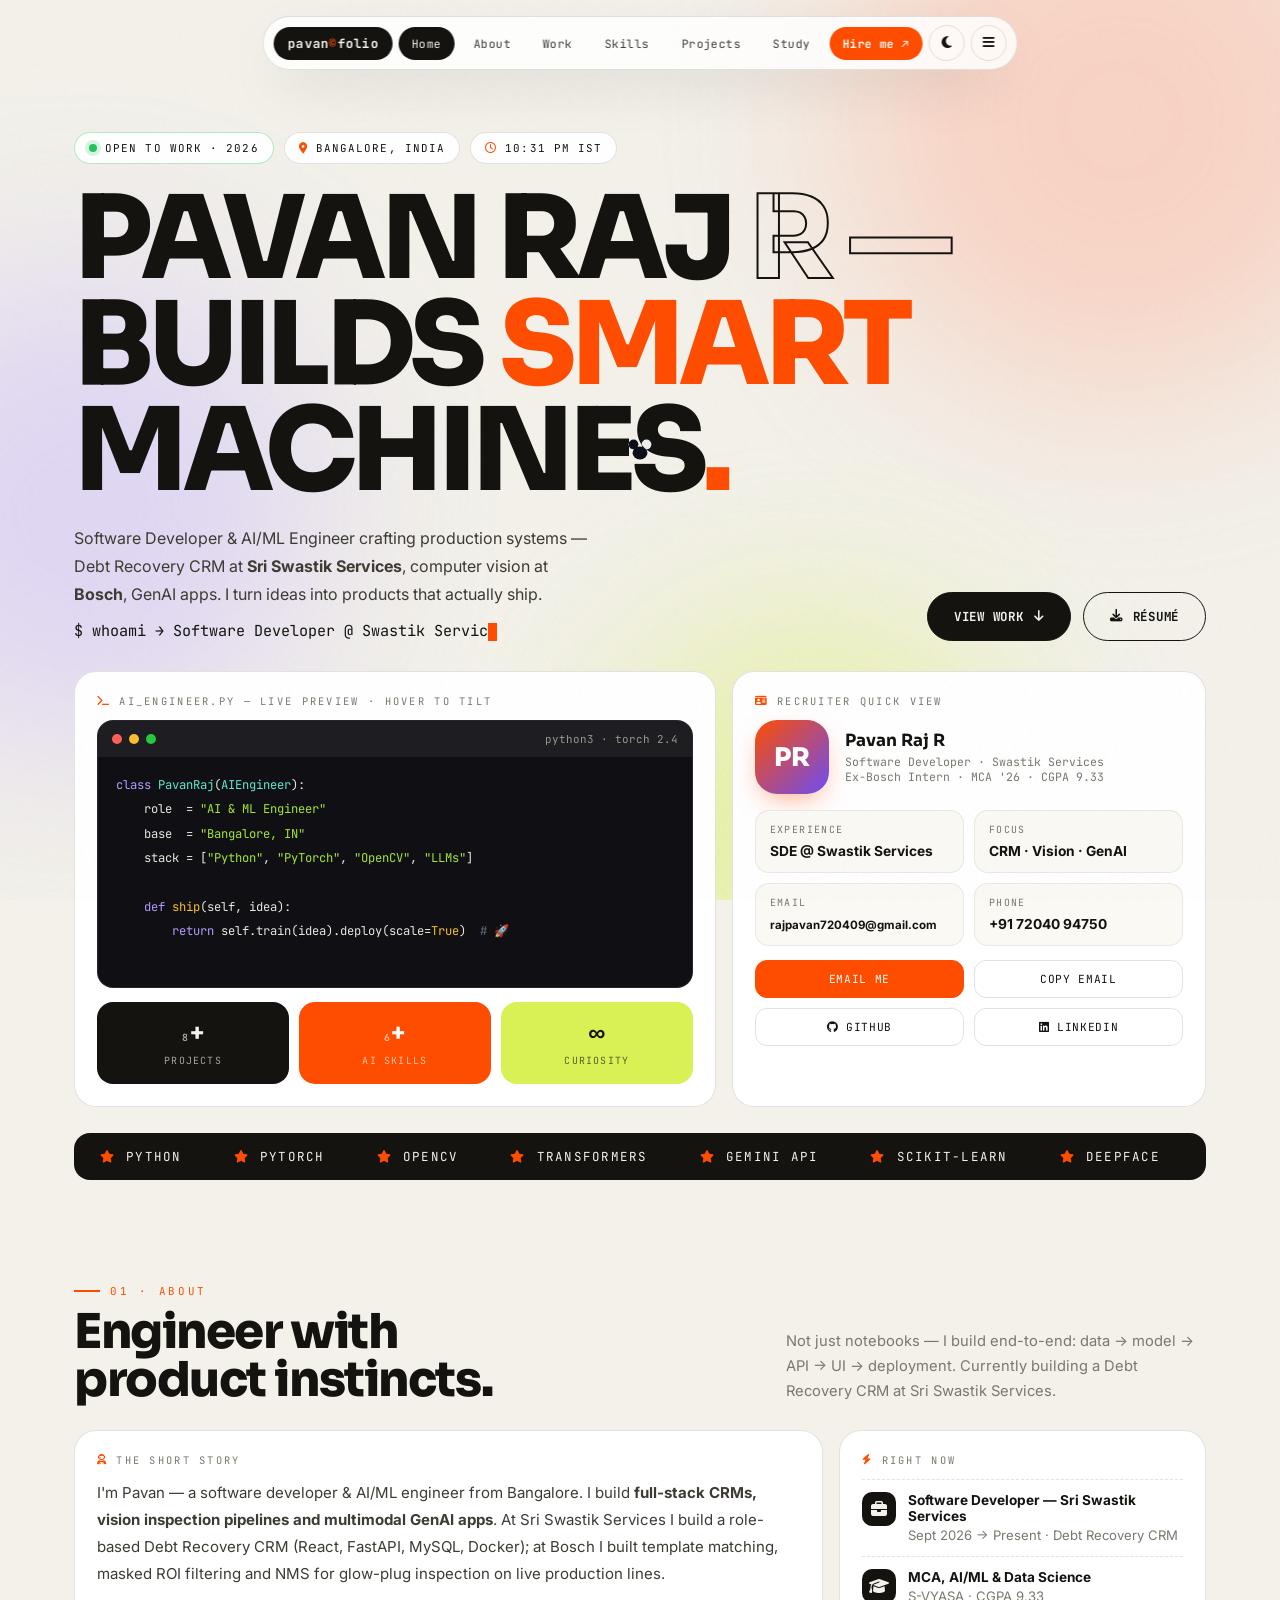
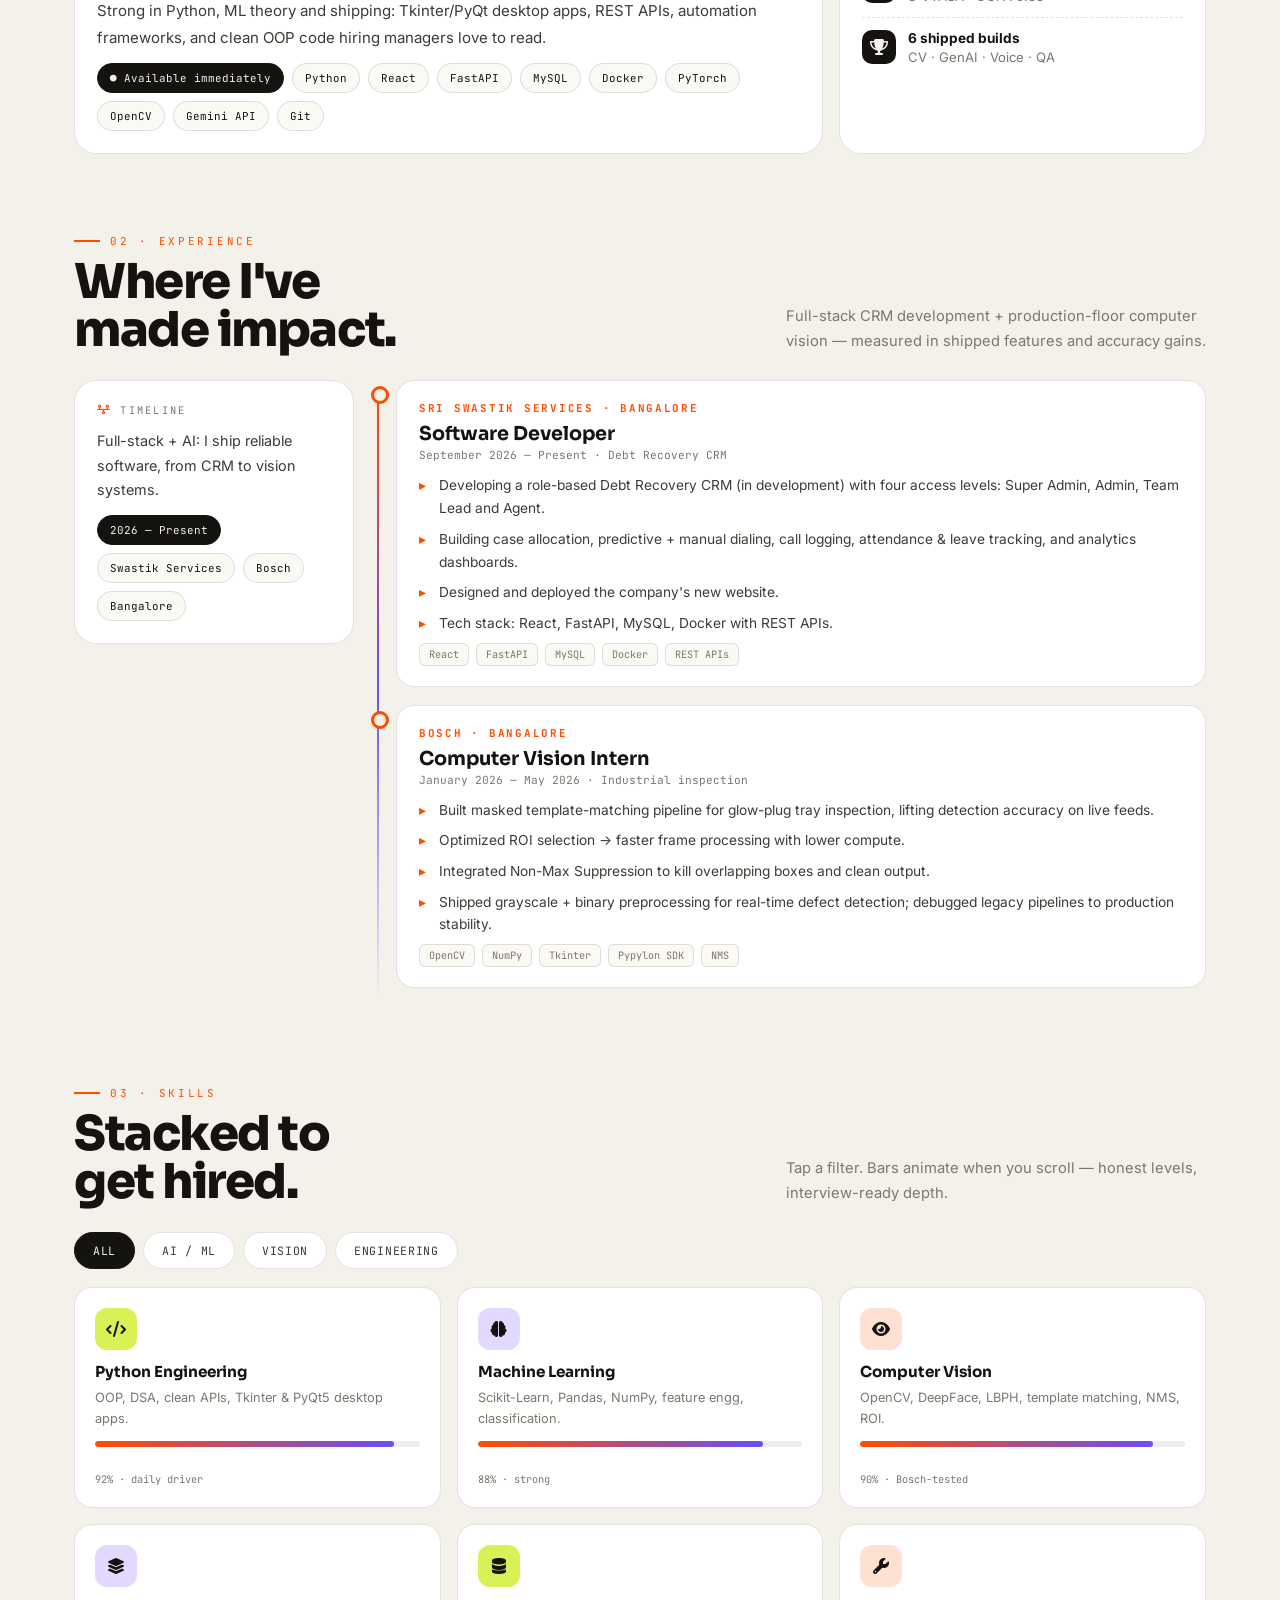
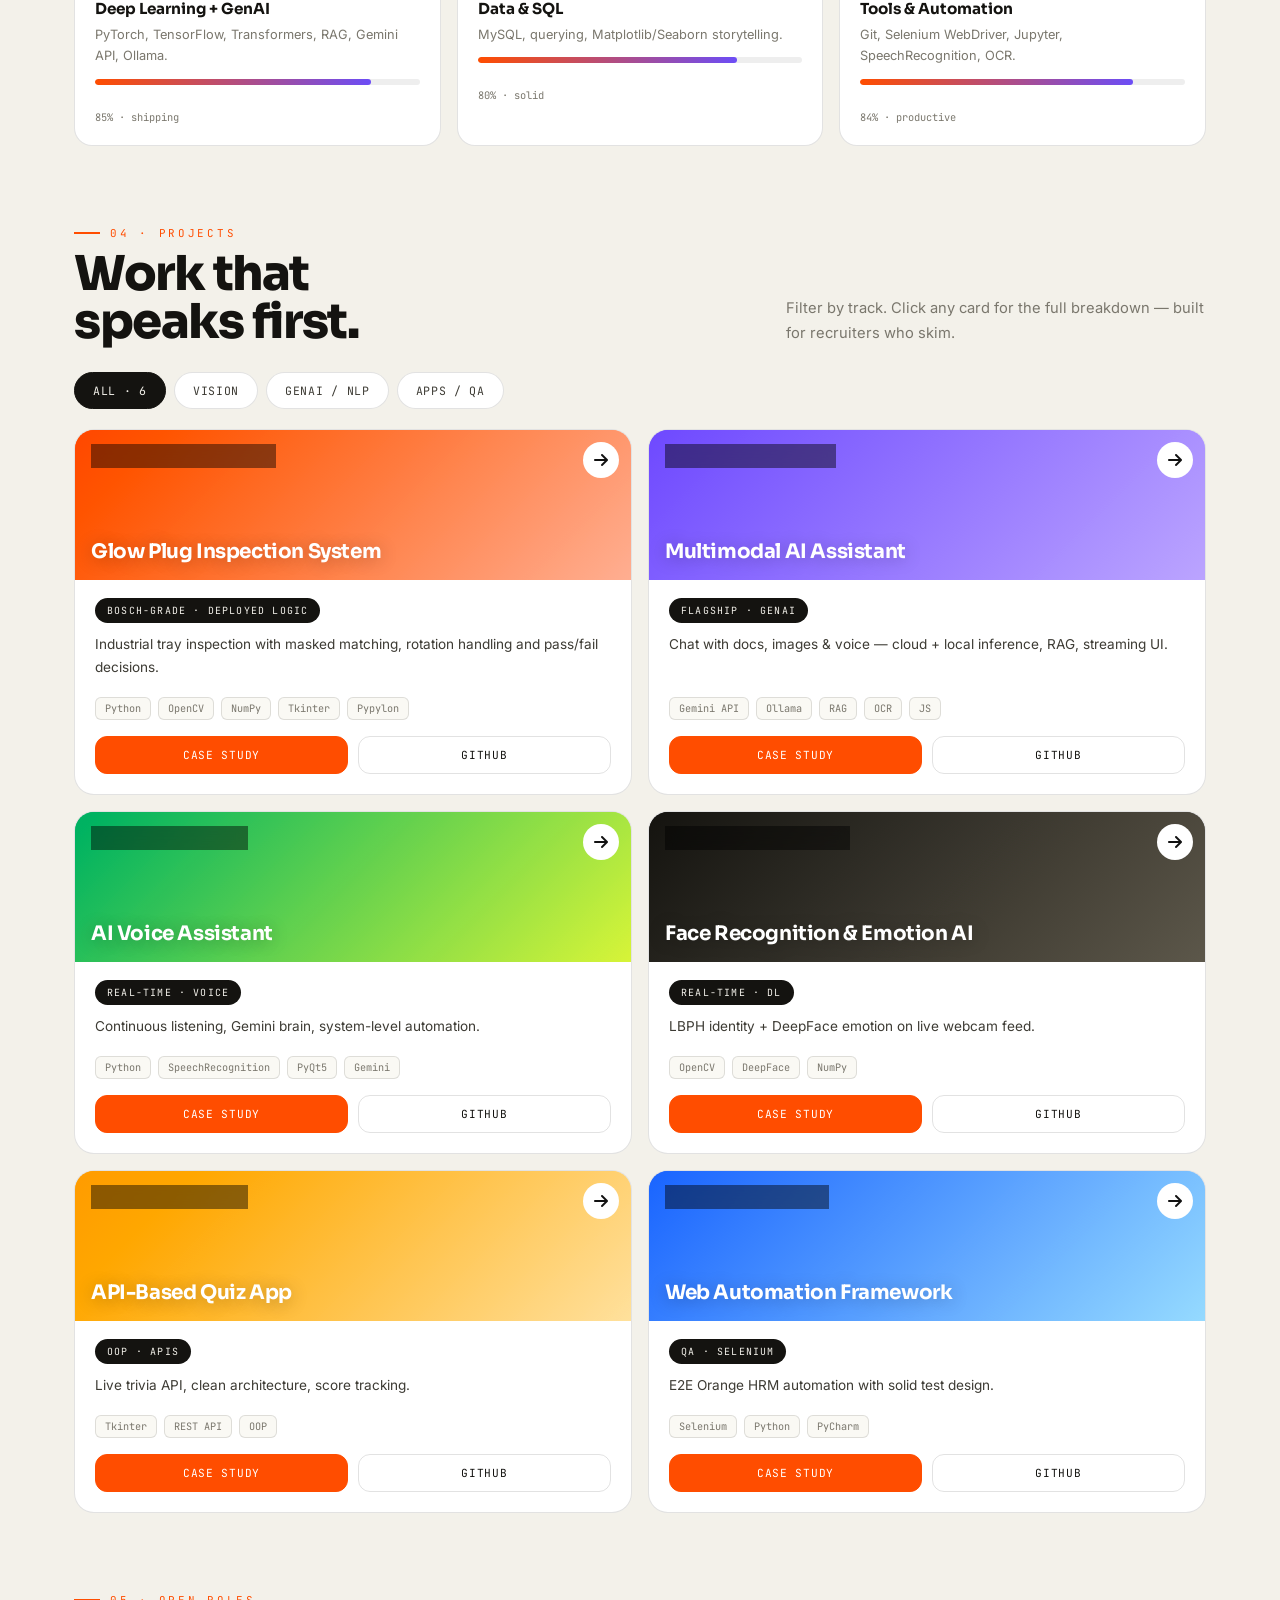
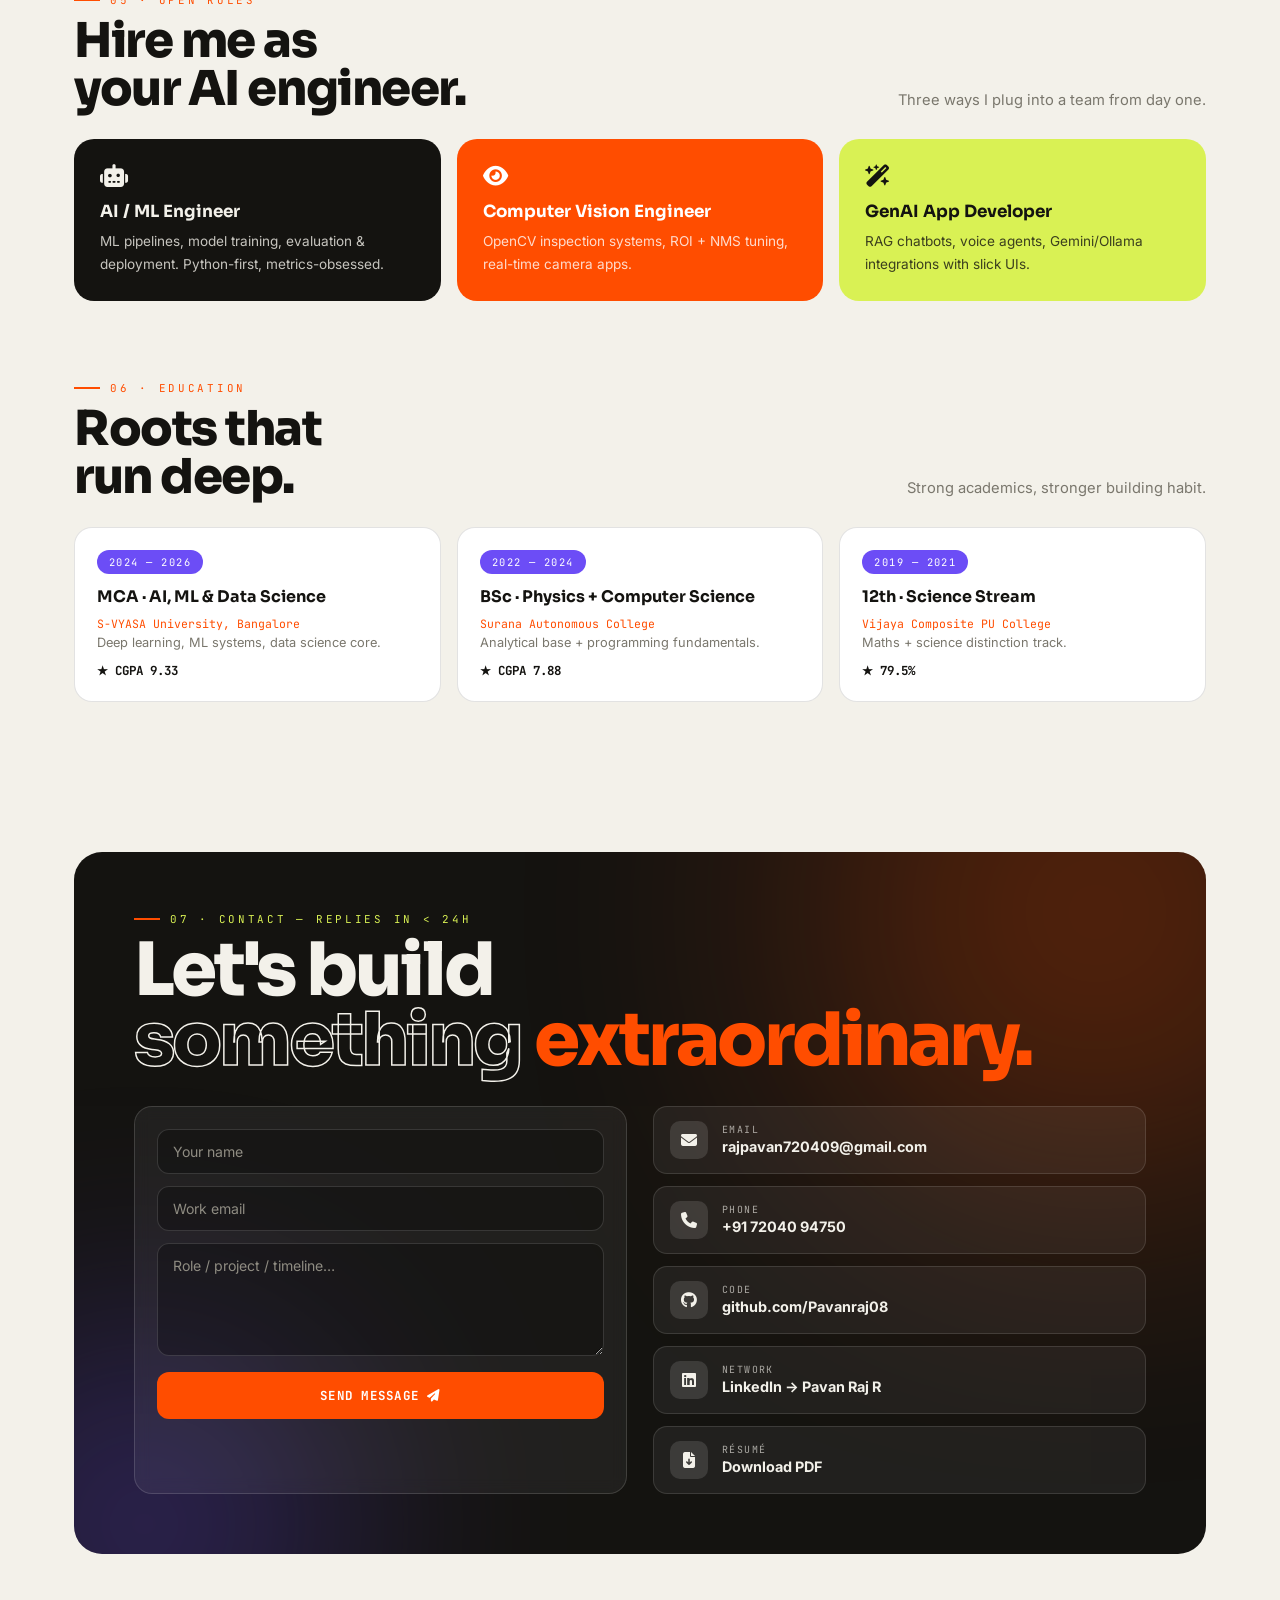
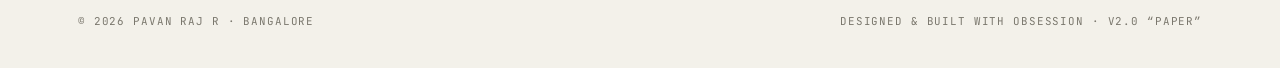
<file: index.html>
<!DOCTYPE html>
<html lang="en" data-theme="light">
<head>
<meta charset="UTF-8">
<meta name="viewport" content="width=device-width, initial-scale=1.0">
<title>Pavan Raj R — AI & ML Engineer | Portfolio 2026</title>
<meta name="description" content="Pavan Raj R — Software Developer @ Sri Swastik Services, AI & ML Engineer in Bangalore. Ex-Computer Vision Intern @ Bosch. Full-stack CRM, NLP, Computer Vision, Generative AI.">
<link rel="icon" type="image/png" href="favicon.png">
<link rel="preconnect" href="https://fonts.googleapis.com">
<link rel="preconnect" href="https://fonts.gstatic.com" crossorigin>
<link href="https://fonts.googleapis.com/css2?family=Sora:wght@400;600;700;800&family=Inter:wght@400;500;600&family=JetBrains+Mono:wght@400;500;700&display=swap" rel="stylesheet">
<link rel="stylesheet" href="https://cdnjs.cloudflare.com/ajax/libs/font-awesome/6.5.2/css/all.min.css">
<script type="application/ld+json">
{"@context":"https://schema.org","@type":"Person","name":"Pavan Raj R","jobTitle":"Software Developer, AI & ML Engineer","address":{"@type":"PostalAddress","addressLocality":"Bangalore","addressCountry":"IN"},"email":"mailto:rajpavan720409@gmail.com","url":"https://github.com/Pavanraj08","sameAs":["https://github.com/Pavanraj08","https://www.linkedin.com/in/pavan-raj-r-57330a378"]}
</script>
<style>
/* ============ TOKENS ============ */
:root{
  --paper:#F3F1EA; --paper2:#EBE8DD;
  --ink:#141310; --ink2:#3d3b34; --muted:#7a776d;
  --card:#FFFFFF; --card2:#FAF9F4;
  --line:rgba(20,19,16,.12); --line2:rgba(20,19,16,.07);
  --accent:#FF4D00; --accent-ink:#fff;
  --violet:#6C4DF6; --lime:#D9F154; --mint:#0FA968;
  --shadow:0 20px 60px -20px rgba(20,19,16,.25);
  --r:22px;
  --font-d:'Sora',sans-serif; --font-b:'Inter',sans-serif; --font-m:'JetBrains Mono',monospace;
}
html[data-theme="dark"]{
  --paper:#0B0B0D; --paper2:#101013;
  --ink:#F2F0E8; --ink2:#c9c6bb; --muted:#8b887d;
  --card:#141416; --card2:#19191d;
  --line:rgba(255,255,255,.14); --line2:rgba(255,255,255,.07);
  --accent:#FF5C1A; --shadow:0 20px 60px -20px rgba(0,0,0,.7);
}
*{box-sizing:border-box;margin:0;padding:0}
html{scroll-behavior:smooth}
body{font-family:var(--font-b);background:var(--paper);color:var(--ink);overflow-x:hidden;transition:background .4s,color .4s}
::selection{background:var(--accent);color:#fff}
a{color:inherit}
img{max-width:100%}
/* grain */
.grain{position:fixed;inset:0;z-index:120;pointer-events:none;opacity:.5;mix-blend-mode:multiply;background-image:url("data:image/svg+xml,%3Csvg viewBox='0 0 200 200' xmlns='http://www.w3.org/2000/svg'%3E%3Cfilter id='n'%3E%3CfeTurbulence type='fractalNoise' baseFrequency='0.9' numOctaves='2'/%3E%3CfeColorMatrix type='saturate' values='0'/%3E%3C/filter%3E%3Crect width='100%25' height='100%25' filter='url(%23n)' opacity='0.06'/%3E%3C/svg%3E")}
html[data-theme="dark"] .grain{mix-blend-mode:screen}
/* progress */
.progress{position:fixed;top:0;left:0;height:3px;width:0%;z-index:300;background:linear-gradient(90deg,var(--accent),var(--violet))}
/* cursor */
#mickey{position:fixed;top:0;left:0;width:26px;height:24px;pointer-events:none;z-index:400;display:none;color:#fff;mix-blend-mode:difference;transition:opacity .25s}
#mickey svg{width:100%;height:100%;overflow:visible;transition:transform .18s ease}
#mickey.point svg{transform:scale(1.35) rotate(-8deg)}
#mickey.grab svg{transform:scale(.75)}
#mickey.hidden{opacity:0}
.click-star{position:fixed;z-index:399;pointer-events:none;font-size:11px;font-weight:800;color:var(--accent);animation:starpop .55s ease-out forwards;line-height:1}
@keyframes starpop{from{transform:scale(.4) rotate(0deg);opacity:1}to{transform:scale(1.5) rotate(45deg) translateY(-14px);opacity:0}}
@media(hover:hover) and (pointer:fine){body.has-mickey #mickey{display:block}body.has-mickey,body.has-mickey *{cursor:none!important}}
/* ============ PRELOADER ============ */
#loader{position:fixed;inset:0;z-index:500;background:var(--ink);color:var(--paper);display:flex;align-items:center;justify-content:center;flex-direction:column;gap:18px;transition:transform .8s cubic-bezier(.76,0,.24,1),visibility .8s;animation:loaderKill .8s ease 4.2s forwards}
#loader.done{transform:translateY(-101%);visibility:hidden;animation:none}
@keyframes loaderKill{to{transform:translateY(-101%);visibility:hidden}}
#loader .l-num{font-family:var(--font-d);font-weight:800;font-size:clamp(4rem,12vw,8rem);line-height:1;letter-spacing:-.04em}
#loader .l-num small{font-size:.25em;color:var(--accent);vertical-align:super}
#loader .l-bar{width:min(320px,60vw);height:2px;background:rgba(255,255,255,.15);overflow:hidden;border-radius:99px}
#loader .l-fill{height:100%;width:0%;background:var(--accent);animation:barFill 1.4s ease .1s forwards}
@keyframes barFill{to{width:100%}}
#loader .l-word{font-family:var(--font-m);font-size:.7rem;letter-spacing:.35em;text-transform:uppercase;opacity:.6}
@media(prefers-reduced-motion:reduce){#loader{animation-duration:.01ms;animation-delay:0s}}
/* ============ NAV DOCK ============ */
.dock{position:fixed;top:16px;left:50%;transform:translateX(-50%);z-index:200;display:flex;align-items:center;gap:6px;background:color-mix(in srgb,var(--card) 82%,transparent);backdrop-filter:blur(18px);-webkit-backdrop-filter:blur(18px);border:1px solid var(--line);border-radius:99px;padding:8px 10px;box-shadow:var(--shadow);transition:transform .35s}
.dock.hide{transform:translate(-50%,-120%)}
.dock .brand{font-family:var(--font-m);font-weight:700;font-size:.8rem;background:var(--ink);color:var(--paper);border-radius:99px;padding:8px 14px;letter-spacing:.02em;white-space:nowrap}
.dock .brand b{color:var(--accent)}
.dock a.dlink{font-family:var(--font-m);font-size:.72rem;letter-spacing:.04em;text-decoration:none;color:var(--ink2);padding:9px 13px;border-radius:99px;transition:.2s;white-space:nowrap}
.dock a.dlink:hover,.dock a.dlink.active{background:var(--ink);color:var(--paper)}
.dock .iconbtn{width:36px;height:36px;border-radius:50%;border:1px solid var(--line);background:transparent;color:var(--ink);display:flex;align-items:center;justify-content:center;font-size:.85rem;transition:.2s}
.dock .iconbtn:hover{background:var(--accent);border-color:var(--accent);color:#fff;transform:rotate(12deg)}
.dock .hire{background:var(--accent);color:#fff!important;font-weight:700}
.dock .hire:hover{background:var(--ink)!important}
.burger{display:none}
/* mobile sheet */
.sheet{display:none}
/* ============ LAYOUT ============ */
.wrap{max-width:1180px;margin:0 auto;padding:0 24px;position:relative;z-index:2}
section{scroll-margin-top:110px}
/* aurora */
.aurora{position:fixed;inset:0;z-index:0;pointer-events:none;overflow:hidden}
.blob{position:absolute;border-radius:50%;filter:blur(90px);opacity:.5;animation:drift 18s ease-in-out infinite alternate}
html[data-theme="light"] .blob{opacity:.45}
html[data-theme="dark"] .blob{opacity:.22}
.b1{width:560px;height:560px;background:#FFB199;top:-160px;right:-120px}
.b2{width:480px;height:480px;background:#C9B8FF;top:30%;left:-160px;animation-delay:-6s}
.b3{width:420px;height:420px;background:var(--lime);bottom:-140px;right:20%;animation-delay:-12s}
html[data-theme="dark"] .b1{background:#FF4D00}html[data-theme="dark"] .b2{background:#6C4DF6}html[data-theme="dark"] .b3{background:#2a4d3a}
@keyframes drift{from{transform:translate(0,0) scale(1)}to{transform:translate(-70px,60px) scale(1.15)}}
/* ============ HERO ============ */
.hero{padding:132px 0 24px;position:relative}
.hero-top{display:flex;align-items:center;gap:10px;flex-wrap:wrap;margin-bottom:22px}
.pill{display:inline-flex;align-items:center;gap:8px;font-family:var(--font-m);font-size:.68rem;letter-spacing:.1em;text-transform:uppercase;border:1px solid var(--line);background:var(--card);border-radius:99px;padding:8px 14px}
.pill .dot{width:8px;height:8px;border-radius:50%;background:#22c55e;box-shadow:0 0 0 4px rgba(34,197,94,.18);animation:blink 1.6s infinite}
@keyframes blink{50%{opacity:.35}}
.pill.live{border-color:rgba(34,197,94,.35)}
.hero h1{font-family:var(--font-d);font-weight:800;font-size:clamp(3rem,9vw,7.2rem);line-height:.92;letter-spacing:-.045em;text-transform:uppercase}
.hero h1 .stroke{color:transparent;-webkit-text-stroke:2px var(--ink)}
.hero h1 .fill-accent{color:var(--accent)}
.hero-sub{display:flex;gap:26px;align-items:flex-end;justify-content:space-between;flex-wrap:wrap;margin-top:20px}
.hero-sub p{max-width:520px;color:var(--ink2);line-height:1.75;font-size:1rem}
.type-line{font-family:var(--font-m);font-size:.95rem;margin-top:12px;color:var(--ink)}
.type-line .caret{display:inline-block;width:9px;height:1.15em;background:var(--accent);vertical-align:text-bottom;animation:blink 1s infinite}
.hero-cta{display:flex;gap:12px;flex-wrap:wrap}
.btn{display:inline-flex;align-items:center;gap:10px;border-radius:99px;padding:15px 26px;font-family:var(--font-m);font-size:.78rem;letter-spacing:.06em;text-transform:uppercase;text-decoration:none;font-weight:700;border:1px solid var(--ink);transition:transform .18s,box-shadow .2s,background .2s,color .2s;will-change:transform}
.btn-solid{background:var(--ink);color:var(--paper)}
.btn-solid:hover{background:var(--accent);border-color:var(--accent);color:#fff;box-shadow:0 12px 30px -8px rgba(255,77,0,.55)}
.btn-ghost{background:transparent;color:var(--ink)}
.btn-ghost:hover{background:var(--lime);border-color:var(--ink)}
/* hero bento */
.bento{display:grid;grid-template-columns:1.15fr .85fr;gap:16px;margin-top:30px}
.card{background:var(--card);border:1px solid var(--line);border-radius:var(--r);padding:22px;position:relative;overflow:hidden;transition:transform .25s,box-shadow .25s,border-color .25s}
.card:hover{transform:translateY(-4px);box-shadow:var(--shadow)}
.card .kicker{font-family:var(--font-m);font-size:.65rem;letter-spacing:.22em;text-transform:uppercase;color:var(--muted);margin-bottom:12px;display:flex;align-items:center;gap:8px}
.card .kicker i{color:var(--accent)}
/* terminal */
.term{background:#101014;color:#e8e6df;border-radius:16px;overflow:hidden;border:1px solid rgba(255,255,255,.1)}
.term-bar{display:flex;align-items:center;gap:7px;padding:11px 14px;background:rgba(255,255,255,.06);font-family:var(--font-m);font-size:.68rem;color:#9b978c}
.term-bar .d{width:10px;height:10px;border-radius:50%}.dr{background:#ff5f57}.dy{background:#febc2e}.dg{background:#28c840}
.term-body{padding:16px 18px;font-family:var(--font-m);font-size:.76rem;line-height:2;min-height:230px;white-space:pre-wrap}
.tk{color:#b49bff}.tc{color:#5eead4}.ts{color:#a3e635}.tcm{color:#6b6b76}.tn{color:#fbbf24}
/* profile mini */
.profile{display:flex;gap:16px;align-items:center}
.avatar{width:74px;height:74px;border-radius:22px;background:linear-gradient(135deg,var(--accent),var(--violet));display:flex;align-items:center;justify-content:center;font-family:var(--font-d);font-weight:800;font-size:1.6rem;color:#fff;flex-shrink:0;box-shadow:0 10px 26px -8px rgba(255,77,0,.5)}
.profile h3{font-family:var(--font-d);font-size:1.05rem}
.profile p{font-family:var(--font-m);font-size:.72rem;color:var(--muted);margin-top:3px}
.meta-grid{display:grid;grid-template-columns:1fr 1fr;gap:10px;margin-top:16px}
.meta{background:var(--card2);border:1px solid var(--line2);border-radius:14px;padding:12px 14px}
.meta small{font-family:var(--font-m);font-size:.62rem;letter-spacing:.14em;text-transform:uppercase;color:var(--muted);display:block;margin-bottom:4px}
.meta strong{font-size:.86rem}
.stat3{display:grid;grid-template-columns:repeat(3,1fr);gap:10px;margin-top:14px}
.stat{background:var(--ink);color:var(--paper);border-radius:16px;padding:16px 10px;text-align:center}
.stat b{font-family:var(--font-d);font-size:1.5rem;display:block}
.stat span{font-family:var(--font-m);font-size:.62rem;letter-spacing:.12em;text-transform:uppercase;opacity:.65}
.stat:nth-child(2){background:var(--accent);color:#fff}.stat:nth-child(3){background:var(--lime);color:#141310}
/* marquee */
.marquee{margin:26px 0 8px;border-top:1px solid var(--line);border-bottom:1px solid var(--line);overflow:hidden;background:var(--ink);color:var(--paper);border-radius:16px}
.mq-track{display:flex;gap:0;width:max-content;animation:mq 26s linear infinite;padding:14px 0}
.mq-track span{font-family:var(--font-m);font-size:.78rem;letter-spacing:.18em;text-transform:uppercase;padding:0 26px;white-space:nowrap}
.mq-track span i{color:var(--accent);margin-right:10px}
@keyframes mq{to{transform:translateX(-50%)}}
/* ============ SECTION HEADS ============ */
.sec{padding:72px 0 8px}
.sec-head{display:flex;align-items:flex-end;justify-content:space-between;gap:18px;margin-bottom:26px;flex-wrap:wrap}
.sec-tag{font-family:var(--font-m);font-size:.68rem;letter-spacing:.25em;text-transform:uppercase;color:var(--accent);display:flex;align-items:center;gap:10px;margin-bottom:10px}
.sec-tag::before{content:'';width:26px;height:2px;background:var(--accent);display:inline-block}
.sec-head h2{font-family:var(--font-d);font-weight:800;font-size:clamp(1.9rem,4vw,3rem);letter-spacing:-.03em;line-height:1}
.sec-head p{max-width:420px;color:var(--muted);font-size:.92rem;line-height:1.7}
/* reveal */
.rv{opacity:0;transform:translateY(28px);filter:blur(6px);transition:opacity .7s ease,transform .7s cubic-bezier(.16,1,.3,1),filter .7s}
.rv.in{opacity:1;transform:none;filter:none}
/* about bento */
.about-grid{display:grid;grid-template-columns:repeat(3,1fr);gap:16px}
.about-grid .card.big{grid-column:span 2}
.about-grid p.body{color:var(--ink2);line-height:1.8;font-size:.94rem}
.hl{display:flex;gap:12px;align-items:flex-start;padding:12px 0;border-top:1px dashed var(--line)}
.hl:first-of-type{border-top:none}
.hl i{width:34px;height:34px;border-radius:10px;background:var(--ink);color:var(--paper);display:flex;align-items:center;justify-content:center;flex-shrink:0}
.hl b{font-size:.85rem;display:block}.hl span{font-size:.82rem;color:var(--muted)}
.stack-tags{display:flex;flex-wrap:wrap;gap:8px;margin-top:12px}
.stack-tags span{font-family:var(--font-m);font-size:.68rem;border:1px solid var(--line);border-radius:99px;padding:7px 12px;background:var(--card2)}
.stack-tags span.hot{background:var(--ink);color:var(--paper);border-color:var(--ink)}
/* experience */
.exp{display:grid;grid-template-columns:280px 1fr;gap:16px}
.exp-side{position:sticky;top:100px;align-self:start}
.tl{position:relative;padding-left:26px}
.tl::before{content:'';position:absolute;left:7px;top:8px;bottom:8px;width:2px;background:linear-gradient(var(--accent),var(--violet),transparent);border-radius:99px}
.tl-item{position:relative;padding-bottom:18px}
.tl-item::before{content:'';position:absolute;left:-25px;top:6px;width:12px;height:12px;border-radius:50%;background:var(--paper);border:3px solid var(--accent)}
.tl-card{background:var(--card);border:1px solid var(--line);border-radius:18px;padding:20px 22px;transition:.25s}
.tl-card:hover{border-color:var(--accent);transform:translateX(6px)}
.tl-card .co{font-family:var(--font-m);font-size:.68rem;letter-spacing:.16em;text-transform:uppercase;color:var(--accent);font-weight:700}
.tl-card h3{font-family:var(--font-d);font-size:1.2rem;margin:6px 0 2px}
.tl-card .dt{font-family:var(--font-m);font-size:.7rem;color:var(--muted);margin-bottom:12px}
.tl-card ul{list-style:none;display:flex;flex-direction:column;gap:8px}
.tl-card li{font-size:.86rem;color:var(--ink2);line-height:1.65;padding-left:20px;position:relative}
.tl-card li::before{content:'▸';position:absolute;left:0;color:var(--accent)}
/* skills */
.tabs{display:flex;gap:8px;flex-wrap:wrap;margin-bottom:18px}
.tab{font-family:var(--font-m);font-size:.72rem;letter-spacing:.06em;text-transform:uppercase;border:1px solid var(--line);background:var(--card);color:var(--ink2);border-radius:99px;padding:10px 18px;transition:.2s}
.tab.active,.tab:hover{background:var(--ink);color:var(--paper);border-color:var(--ink)}
.skills-grid{display:grid;grid-template-columns:repeat(3,1fr);gap:16px}
.skill{background:var(--card);border:1px solid var(--line);border-radius:18px;padding:20px;transition:.25s;position:relative;overflow:hidden}
.skill::after{content:'';position:absolute;top:0;left:0;right:0;height:3px;background:linear-gradient(90deg,var(--accent),var(--violet));transform:scaleX(0);transform-origin:left;transition:.3s}
.skill:hover::after{transform:scaleX(1)}
.skill:hover{transform:translateY(-5px);box-shadow:var(--shadow)}
.skill .ic{width:42px;height:42px;border-radius:12px;background:var(--lime);display:flex;align-items:center;justify-content:center;font-size:1rem;margin-bottom:12px}
.skill:nth-child(2n) .ic{background:#E3D8FF}.skill:nth-child(3n) .ic{background:#FFE1D1}
.skill h3{font-family:var(--font-d);font-size:.95rem;margin-bottom:6px}
.skill p{font-size:.8rem;color:var(--muted);line-height:1.65;margin-bottom:12px}
.bar{height:6px;background:var(--line2);border-radius:99px;overflow:hidden}
.bar i{display:block;height:100%;width:0;background:linear-gradient(90deg,var(--accent),var(--violet));border-radius:99px;transition:width 1.2s cubic-bezier(.16,1,.3,1)}
.skill small{font-family:var(--font-m);font-size:.65rem;color:var(--muted)}
/* projects */
.filters{display:flex;gap:8px;flex-wrap:wrap;margin-bottom:20px}
.proj-grid{display:grid;grid-template-columns:1fr 1fr;gap:16px}
.proj{background:var(--card);border:1px solid var(--line);border-radius:20px;overflow:hidden;transition:transform .3s,box-shadow .3s,opacity .4s;display:flex;flex-direction:column}
.proj:hover{transform:translateY(-6px);box-shadow:var(--shadow)}
.proj.hide{display:none}
.proj-cover{height:150px;position:relative;display:flex;align-items:flex-end;padding:16px;overflow:hidden}
.proj-cover::before{content:'';position:absolute;inset:0;background:inherit;filter:saturate(1.2)}
.proj-cover .num{position:absolute;top:14px;left:16px;font-family:var(--font-m);font-size:.68rem;background:rgba(0,0,0,.45);color:#fff;border-radius:99px;padding:5px 12px;backdrop-filter:blur(6px)}
.proj-cover .go{position:absolute;top:12px;right:12px;width:36px;height:36px;border-radius:50%;background:#fff;color:#111;display:flex;align-items:center;justify-content:center;transition:.25s}
.proj:hover .go{background:var(--accent);color:#fff;transform:rotate(45deg)}
.c1{background:linear-gradient(135deg,#FF4D00,#FFB199)}.c2{background:linear-gradient(135deg,#6C4DF6,#B9A6FF)}.c3{background:linear-gradient(135deg,#0FA968,#D9F154)}.c4{background:linear-gradient(135deg,#141310,#5b574c)}.c5{background:linear-gradient(135deg,#FF9D00,#FFE1A8)}.c6{background:linear-gradient(135deg,#2563EB,#9FD8FF)}
.proj-cover h3{position:relative;color:#fff;font-family:var(--font-d);font-size:1.25rem;letter-spacing:-.02em;text-shadow:0 2px 18px rgba(0,0,0,.3)}
.proj-body{padding:18px 20px 20px;display:flex;flex-direction:column;gap:10px;flex:1}
.proj-body p{font-size:.85rem;color:var(--ink2);line-height:1.7}
.badge{align-self:flex-start;font-family:var(--font-m);font-size:.62rem;letter-spacing:.12em;text-transform:uppercase;border-radius:99px;padding:6px 12px;background:var(--ink);color:var(--paper)}
.tags{display:flex;flex-wrap:wrap;gap:7px;margin-top:auto;padding-top:8px}
.tags span{font-family:var(--font-m);font-size:.64rem;color:var(--muted);border:1px solid var(--line);border-radius:6px;padding:4px 9px;background:var(--card2)}
.proj-foot{display:flex;gap:10px;margin-top:6px}
.mini-btn{flex:1;text-align:center;font-family:var(--font-m);font-size:.7rem;text-transform:uppercase;letter-spacing:.06em;border:1px solid var(--line);border-radius:12px;padding:11px;text-decoration:none;color:var(--ink);transition:.2s;background:transparent}
.mini-btn:hover{background:var(--ink);color:var(--paper)}
.mini-btn.solid{background:var(--accent);border-color:var(--accent);color:#fff}
.mini-btn.solid:hover{background:var(--ink);border-color:var(--ink)}
/* hire-me strip */
.hire-grid{display:grid;grid-template-columns:repeat(3,1fr);gap:16px}
.hire-card{background:var(--ink);color:var(--paper);border-radius:20px;padding:26px;position:relative;overflow:hidden;transition:.25s}
.hire-card:nth-child(2){background:var(--accent);color:#fff}.hire-card:nth-child(3){background:var(--lime);color:#141310}
.hire-card:hover{transform:translateY(-5px) rotate(-.4deg)}
.hire-card i{font-size:1.4rem;margin-bottom:14px;display:block}
.hire-card h3{font-family:var(--font-d);font-size:1.05rem;margin-bottom:8px}
.hire-card p{font-size:.85rem;opacity:.8;line-height:1.65}
/* edu */
.edu-grid{display:grid;grid-template-columns:repeat(3,1fr);gap:16px}
.edu{background:var(--card);border:1px solid var(--line);border-radius:18px;padding:22px;transition:.25s}
.edu:hover{border-color:var(--accent);transform:translateY(-4px)}
.edu .yr{font-family:var(--font-m);font-size:.65rem;letter-spacing:.14em;color:#fff;background:var(--violet);display:inline-block;border-radius:99px;padding:5px 12px;margin-bottom:12px}
.edu h3{font-family:var(--font-d);font-size:1rem;line-height:1.35}
.edu .sp{font-family:var(--font-m);font-size:.72rem;color:var(--accent);margin:8px 0 4px}
.edu .sc{font-size:.8rem;color:var(--muted)}
.edu .gr{margin-top:12px;font-family:var(--font-m);font-size:.78rem;font-weight:700}
/* contact */
.contact{background:var(--ink);color:var(--paper);border-radius:28px;padding:clamp(28px,5vw,60px);margin:70px 0 30px;position:relative;overflow:hidden}
.contact::before{content:'';position:absolute;width:520px;height:520px;border-radius:50%;background:var(--accent);filter:blur(140px);opacity:.35;top:-200px;right:-150px}
.contact::after{content:'';position:absolute;width:380px;height:380px;border-radius:50%;background:var(--violet);filter:blur(130px);opacity:.35;bottom:-160px;left:-120px}
.contact h2{font-family:var(--font-d);font-weight:800;font-size:clamp(2.4rem,6vw,4.6rem);line-height:.95;letter-spacing:-.04em;position:relative;z-index:1}
.contact h2 em{font-style:normal;color:transparent;-webkit-text-stroke:1.5px var(--paper)}
.contact h2 .hl-word{color:var(--accent);-webkit-text-stroke:0}
.contact-grid{display:grid;grid-template-columns:1fr 1fr;gap:26px;margin-top:30px;position:relative;z-index:1}
.cform{background:rgba(255,255,255,.06);border:1px solid rgba(255,255,255,.14);border-radius:18px;padding:22px;backdrop-filter:blur(8px)}
.cform input,.cform textarea{width:100%;background:rgba(0,0,0,.3);border:1px solid rgba(255,255,255,.14);border-radius:12px;padding:13px 15px;color:#fff;font-family:var(--font-b);font-size:.88rem;margin-bottom:12px;outline:none;transition:.2s;resize:vertical}
.cform input:focus,.cform textarea:focus{border-color:var(--accent);box-shadow:0 0 0 3px rgba(255,77,0,.25)}
.cform input::placeholder,.cform textarea::placeholder{color:#8f8c82}
.cform button{width:100%;background:var(--accent);color:#fff;border:none;border-radius:12px;padding:15px;font-family:var(--font-m);font-size:.78rem;letter-spacing:.1em;text-transform:uppercase;font-weight:700;transition:.2s}
.cform button:hover{background:#fff;color:#111;transform:translateY(-2px)}
.clist{display:flex;flex-direction:column;gap:12px}
.citem{display:flex;align-items:center;gap:14px;background:rgba(255,255,255,.06);border:1px solid rgba(255,255,255,.12);border-radius:14px;padding:14px 16px;text-decoration:none;color:var(--paper);transition:.2s}
.citem:hover{background:var(--accent);border-color:var(--accent);transform:translateX(6px)}
.citem i{width:38px;height:38px;border-radius:10px;background:rgba(255,255,255,.12);display:flex;align-items:center;justify-content:center;flex-shrink:0}
.citem small{display:block;font-family:var(--font-m);font-size:.62rem;letter-spacing:.14em;text-transform:uppercase;opacity:.65}
.citem strong{font-size:.9rem}
footer{display:flex;justify-content:space-between;align-items:center;gap:12px;flex-wrap:wrap;padding:22px 4px 40px;font-family:var(--font-m);font-size:.68rem;letter-spacing:.08em;text-transform:uppercase;color:var(--muted)}
#toTop{position:fixed;bottom:22px;right:22px;z-index:200;width:48px;height:48px;border-radius:50%;background:var(--ink);color:var(--paper);border:1px solid var(--line);font-size:1rem;display:flex;align-items:center;justify-content:center;opacity:0;pointer-events:none;transition:.3s;transform:translateY(12px)}
#toTop.show{opacity:1;pointer-events:auto;transform:none}
#toTop:hover{background:var(--accent);border-color:var(--accent);color:#fff}
/* modal */
.modal{position:fixed;inset:0;z-index:350;display:none;align-items:center;justify-content:center;padding:20px}
.modal.open{display:flex}
.modal-bg{position:absolute;inset:0;background:rgba(0,0,0,.55);backdrop-filter:blur(6px)}
.modal-box{position:relative;background:var(--card);color:var(--ink);border:1px solid var(--line);border-radius:20px;max-width:560px;width:100%;padding:28px;max-height:85vh;overflow:auto;animation:pop .35s cubic-bezier(.16,1,.3,1)}
@keyframes pop{from{transform:translateY(24px) scale(.97);opacity:0}}
.modal-box h3{font-family:var(--font-d);font-size:1.4rem;margin-bottom:8px}
.modal-box p{font-size:.88rem;color:var(--ink2);line-height:1.75;margin-bottom:12px}
.modal-x{position:absolute;top:14px;right:14px;width:36px;height:36px;border-radius:50%;border:1px solid var(--line);background:transparent;color:var(--ink);font-size:1rem}
/* toast */
#toast{position:fixed;bottom:24px;left:50%;transform:translate(-50%,80px);background:var(--ink);color:var(--paper);font-family:var(--font-m);font-size:.75rem;border-radius:99px;padding:12px 22px;z-index:400;transition:.35s;opacity:0}
#toast.show{transform:translate(-50%,0);opacity:1}
/* responsive */
@media(max-width:960px){
  .bento{grid-template-columns:1fr}
  .about-grid{grid-template-columns:1fr}.about-grid .card.big{grid-column:auto}
  .exp{grid-template-columns:1fr}.exp-side{position:static}
  .skills-grid{grid-template-columns:1fr 1fr}
  .proj-grid{grid-template-columns:1fr}
  .hire-grid{grid-template-columns:1fr}
  .edu-grid{grid-template-columns:1fr}
  .contact-grid{grid-template-columns:1fr}
  .dock a.dlink{display:none}
  .dock{width:calc(100% - 24px);justify-content:space-between}
  .burger{display:flex}
  .sheet{display:block;position:fixed;top:74px;left:12px;right:12px;z-index:199;background:var(--card);border:1px solid var(--line);border-radius:18px;padding:10px;box-shadow:var(--shadow);transform:translateY(-16px);opacity:0;pointer-events:none;transition:.3s}
  .sheet.open{transform:none;opacity:1;pointer-events:auto}
  .sheet a{display:block;padding:13px 14px;border-radius:12px;text-decoration:none;font-family:var(--font-m);font-size:.8rem}
  .sheet a:hover{background:var(--ink);color:var(--paper)}
}
@media(max-width:560px){.skills-grid{grid-template-columns:1fr}.stat3{grid-template-columns:1fr 1fr}.meta-grid{grid-template-columns:1fr}.hero{padding-top:110px}}
@media(prefers-reduced-motion:reduce){*,*::before,*::after{animation-duration:.01ms!important;transition-duration:.01ms!important}html{scroll-behavior:auto}.rv{opacity:1!important;transform:none!important;filter:none!important}}
</style>
<noscript><style>#loader{display:none!important}.rv{opacity:1!important;transform:none!important;filter:none!important}.bar i{width:80%!important}</style></noscript>
</head>
<body>
<div class="grain"></div>
<div class="progress" id="progress"></div>
<div id="mickey" aria-hidden="true"><svg viewBox="0 0 40 36"><g fill="currentColor"><circle cx="10" cy="9.5" r="7.5"/><circle cx="30" cy="9.5" r="7.5"/><ellipse cx="20" cy="22.5" rx="11.5" ry="10"/></g></svg></div>
<div class="aurora"><div class="blob b1"></div><div class="blob b2"></div><div class="blob b3"></div></div>

<!-- LOADER -->
<div id="loader"><div class="l-word">Pavan Raj R · Folio 2026</div><div class="l-num"><span id="lNum">0</span><small>%</small></div><div class="l-bar"><div class="l-fill" id="lFill"></div></div></div>

<!-- DOCK NAV -->
<nav class="dock" id="dock">
  <span class="brand">pavan<b>©</b>folio</span>
  <a class="dlink active" href="#top">Home</a>
  <a class="dlink" href="#about">About</a>
  <a class="dlink" href="#experience">Work</a>
  <a class="dlink" href="#skills">Skills</a>
  <a class="dlink" href="#projects">Projects</a>
  <a class="dlink" href="#education">Study</a>
  <a class="dlink hire" href="#contact">Hire me ↗</a>
  <button class="iconbtn" id="themeBtn" aria-label="Toggle theme"><i class="fa-solid fa-moon"></i></button>
  <button class="iconbtn burger" id="burger" aria-label="Menu"><i class="fa-solid fa-bars"></i></button>
</nav>
<div class="sheet" id="sheet">
  <a href="#top">Home</a><a href="#about">About</a><a href="#experience">Work</a><a href="#skills">Skills</a><a href="#projects">Projects</a><a href="#education">Study</a><a href="#contact">Hire me ↗</a>
</div>

<div class="wrap" id="top">
  <!-- HERO -->
  <header class="hero">
    <div class="hero-top rv in">
      <span class="pill live"><span class="dot"></span> Open to work · 2026</span>
      <span class="pill"><i class="fa-solid fa-location-dot" style="color:var(--accent)"></i> Bangalore, India</span>
      <span class="pill"><i class="fa-regular fa-clock" style="color:var(--accent)"></i> <span id="clock">--:--</span> IST</span>
    </div>
    <h1 class="rv in">Pavan Raj <span class="stroke">R —</span><br>Builds <span class="fill-accent">Smart</span> Machines<span style="color:var(--accent)">.</span></h1>
    <div class="hero-sub">
      <div class="rv in">
        <p>Software Developer & AI/ML Engineer crafting production systems — Debt Recovery CRM at <b>Sri Swastik Services</b>, computer vision at <b>Bosch</b>, GenAI apps. I turn ideas into products that actually ship.</p>
        <div class="type-line">$ whoami → <span id="typer"></span><span class="caret"></span></div>
      </div>
      <div class="hero-cta rv in">
        <a href="#projects" class="btn btn-solid magnetic">View work <i class="fa-solid fa-arrow-down"></i></a>
        <a href="Pavan_Raj_Resume.pdf" download class="btn btn-ghost magnetic"><i class="fa-solid fa-download"></i> Résumé</a>
      </div>
    </div>

    <div class="bento">
      <div class="card rv">
        <div class="kicker"><i class="fa-solid fa-terminal"></i> ai_engineer.py — live preview · hover to tilt</div>
        <div class="term" id="tiltTerm">
          <div class="term-bar"><span class="d dr"></span><span class="d dy"></span><span class="d dg"></span><span style="margin-left:auto">python3 · torch 2.4</span></div>
          <div class="term-body"><span class="tk">class</span> <span class="tc">PavanRaj</span>(<span class="tc">AIEngineer</span>):
    role  = <span class="ts">"AI & ML Engineer"</span>
    base  = <span class="ts">"Bangalore, IN"</span>
    stack = [<span class="ts">"Python"</span>, <span class="ts">"PyTorch"</span>, <span class="ts">"OpenCV"</span>, <span class="ts">"LLMs"</span>]

    <span class="tk">def</span> <span class="tn">ship</span>(self, idea):
        <span class="tk">return</span> self.train(idea).deploy(scale=<span class="tn">True</span>)  <span class="tcm"># 🚀</span></div>
        </div>
        <div class="stat3">
          <div class="stat"><b><span class="count" data-n="8">0</span>+</b><span>Projects</span></div>
          <div class="stat"><b><span class="count" data-n="6">0</span>+</b><span>AI Skills</span></div>
          <div class="stat"><b>∞</b><span>Curiosity</span></div>
        </div>
      </div>
      <div class="card rv">
        <div class="kicker"><i class="fa-solid fa-id-card"></i> Recruiter quick view</div>
        <div class="profile">
          <div class="avatar">PR</div>
          <div><h3>Pavan Raj R</h3><p>Software Developer · Swastik Services<br> Ex-Bosch Intern · MCA '26 · CGPA 9.33</p></div>
        </div>
        <div class="meta-grid">
          <div class="meta"><small>Experience</small><strong>SDE @ Swastik Services</strong></div>
          <div class="meta"><small>Focus</small><strong>CRM · Vision · GenAI</strong></div>
          <div class="meta"><small>Email</small><strong style="font-size:.72rem">rajpavan720409@gmail.com</strong></div>
          <div class="meta"><small>Phone</small><strong>+91 72040 94750</strong></div>
        </div>
        <div style="display:flex;gap:10px;margin-top:14px">
          <a href="mailto:rajpavan720409@gmail.com" class="mini-btn solid">Email me</a>
          <button class="mini-btn" id="copyMail">Copy email</button>
        </div>
        <div style="display:flex;gap:10px;margin-top:10px">
          <a class="mini-btn" href="https://github.com/Pavanraj08" target="_blank" rel="noopener"><i class="fa-brands fa-github"></i> GitHub</a>
          <a class="mini-btn" href="https://www.linkedin.com/in/pavan-raj-r-57330a378" target="_blank" rel="noopener"><i class="fa-brands fa-linkedin"></i> LinkedIn</a>
        </div>
      </div>
    </div>

    <div class="marquee rv"><div class="mq-track" id="mq">
      <span><i class="fa-solid fa-star"></i>Python</span><span><i class="fa-solid fa-star"></i>PyTorch</span><span><i class="fa-solid fa-star"></i>OpenCV</span><span><i class="fa-solid fa-star"></i>Transformers</span><span><i class="fa-solid fa-star"></i>Gemini API</span><span><i class="fa-solid fa-star"></i>Scikit-Learn</span><span><i class="fa-solid fa-star"></i>DeepFace</span><span><i class="fa-solid fa-star"></i>Selenium</span><span><i class="fa-solid fa-star"></i>SQL</span><span><i class="fa-solid fa-star"></i>RAG + OCR</span>
    </div></div>
  </header>

  <!-- ABOUT -->
  <section id="about" class="sec">
    <div class="sec-head rv"><div><div class="sec-tag">01 · About</div><h2>Engineer with<br>product instincts.</h2></div><p>Not just notebooks — I build end-to-end: data → model → API → UI → deployment. Currently building a Debt Recovery CRM at Sri Swastik Services.</p></div>
    <div class="about-grid">
      <div class="card big rv"><div class="kicker"><i class="fa-solid fa-user-astronaut"></i> The short story</div>
        <p class="body">I'm Pavan — a software developer & AI/ML engineer from Bangalore. I build <b>full-stack CRMs, vision inspection pipelines and multimodal GenAI apps</b>. At Sri Swastik Services I build a role-based Debt Recovery CRM (React, FastAPI, MySQL, Docker); at Bosch I built template matching, masked ROI filtering and NMS for glow-plug inspection on live production lines.</p>
        <p class="body" style="margin-top:10px">Strong in Python, ML theory and shipping: Tkinter/PyQt desktop apps, REST APIs, automation frameworks, and clean OOP code hiring managers love to read.</p>
        <div class="stack-tags"><span class="hot">● Available immediately</span><span>Python</span><span>React</span><span>FastAPI</span><span>MySQL</span><span>Docker</span><span>PyTorch</span><span>OpenCV</span><span>Gemini API</span><span>Git</span></div>
      </div>
      <div class="card rv"><div class="kicker"><i class="fa-solid fa-bolt"></i> Right now</div>
        <div class="hl"><i class="fa-solid fa-briefcase"></i><div><b>Software Developer — Sri Swastik Services</b><span>Sept 2026 → Present · Debt Recovery CRM</span></div></div>
        <div class="hl"><i class="fa-solid fa-graduation-cap"></i><div><b>MCA, AI/ML & Data Science</b><span>S-VYASA · CGPA 9.33</span></div></div>
        <div class="hl"><i class="fa-solid fa-trophy"></i><div><b>6 shipped builds</b><span>CV · GenAI · Voice · QA</span></div></div>
      </div>
    </div>
  </section>

  <!-- EXPERIENCE -->
  <section id="experience" class="sec">
    <div class="sec-head rv"><div><div class="sec-tag">02 · Experience</div><h2>Where I've<br>made impact.</h2></div><p>Full-stack CRM development + production-floor computer vision — measured in shipped features and accuracy gains.</p></div>
    <div class="exp">
      <div class="exp-side rv"><div class="card"><div class="kicker"><i class="fa-solid fa-timeline"></i> Timeline</div><p class="body" style="font-size:.9rem;line-height:1.7;color:var(--ink2)">Full-stack + AI: I ship reliable software, from CRM to vision systems.</p><div class="stack-tags"><span class="hot">2026 — Present</span><span>Swastik Services</span><span>Bosch</span><span>Bangalore</span></div></div></div>
      <div class="tl rv"><div class="tl-item"><div class="tl-card">
        <div class="co">Sri Swastik Services · Bangalore</div><h3>Software Developer</h3><div class="dt">September 2026 — Present · Debt Recovery CRM</div>
        <ul><li>Developing a role-based Debt Recovery CRM (in development) with four access levels: Super Admin, Admin, Team Lead and Agent.</li><li>Building case allocation, predictive + manual dialing, call logging, attendance & leave tracking, and analytics dashboards.</li><li>Designed and deployed the company's new website.</li><li>Tech stack: React, FastAPI, MySQL, Docker with REST APIs.</li></ul>
        <div class="tags"><span>React</span><span>FastAPI</span><span>MySQL</span><span>Docker</span><span>REST APIs</span></div>
      </div></div><div class="tl-item"><div class="tl-card">
        <div class="co">Bosch · Bangalore</div><h3>Computer Vision Intern</h3><div class="dt">January 2026 — May 2026 · Industrial inspection</div>
        <ul><li>Built masked template-matching pipeline for glow-plug tray inspection, lifting detection accuracy on live feeds.</li><li>Optimized ROI selection → faster frame processing with lower compute.</li><li>Integrated Non-Max Suppression to kill overlapping boxes and clean output.</li><li>Shipped grayscale + binary preprocessing for real-time defect detection; debugged legacy pipelines to production stability.</li></ul>
        <div class="tags"><span>OpenCV</span><span>NumPy</span><span>Tkinter</span><span>Pypylon SDK</span><span>NMS</span></div>
      </div></div></div>
    </div>
  </section>

  <!-- SKILLS -->
  <section id="skills" class="sec">
    <div class="sec-head rv"><div><div class="sec-tag">03 · Skills</div><h2>Stacked to<br>get hired.</h2></div><p>Tap a filter. Bars animate when you scroll — honest levels, interview-ready depth.</p></div>
    <div class="tabs rv" id="skillTabs">
      <button class="tab active" data-f="all">All</button>
      <button class="tab" data-f="ai">AI / ML</button>
      <button class="tab" data-f="cv">Vision</button>
      <button class="tab" data-f="dev">Engineering</button>
    </div>
    <div class="skills-grid rv" id="skillGrid">
      <div class="skill" data-c="dev"><div class="ic"><i class="fa-solid fa-code"></i></div><h3>Python Engineering</h3><p>OOP, DSA, clean APIs, Tkinter & PyQt5 desktop apps.</p><div class="bar"><i data-w="92"></i></div><br><small>92% · daily driver</small></div>
      <div class="skill" data-c="ai"><div class="ic"><i class="fa-solid fa-brain"></i></div><h3>Machine Learning</h3><p>Scikit-Learn, Pandas, NumPy, feature engg, classification.</p><div class="bar"><i data-w="88"></i></div><br><small>88% · strong</small></div>
      <div class="skill" data-c="cv"><div class="ic"><i class="fa-solid fa-eye"></i></div><h3>Computer Vision</h3><p>OpenCV, DeepFace, LBPH, template matching, NMS, ROI.</p><div class="bar"><i data-w="90"></i></div><br><small>90% · Bosch-tested</small></div>
      <div class="skill" data-c="ai"><div class="ic"><i class="fa-solid fa-layer-group"></i></div><h3>Deep Learning + GenAI</h3><p>PyTorch, TensorFlow, Transformers, RAG, Gemini API, Ollama.</p><div class="bar"><i data-w="85"></i></div><br><small>85% · shipping</small></div>
      <div class="skill" data-c="dev"><div class="ic"><i class="fa-solid fa-database"></i></div><h3>Data & SQL</h3><p>MySQL, querying, Matplotlib/Seaborn storytelling.</p><div class="bar"><i data-w="80"></i></div><br><small>80% · solid</small></div>
      <div class="skill" data-c="dev"><div class="ic"><i class="fa-solid fa-wrench"></i></div><h3>Tools & Automation</h3><p>Git, Selenium WebDriver, Jupyter, SpeechRecognition, OCR.</p><div class="bar"><i data-w="84"></i></div><br><small>84% · productive</small></div>
    </div>
  </section>

  <!-- PROJECTS -->
  <section id="projects" class="sec">
    <div class="sec-head rv"><div><div class="sec-tag">04 · Projects</div><h2>Work that<br>speaks first.</h2></div><p>Filter by track. Click any card for the full breakdown — built for recruiters who skim.</p></div>
    <div class="filters rv" id="projFilters">
      <button class="tab active" data-f="all">All · 6</button>
      <button class="tab" data-f="cv">Vision</button>
      <button class="tab" data-f="ai">GenAI / NLP</button>
      <button class="tab" data-f="app">Apps / QA</button>
    </div>
    <div class="proj-grid rv" id="projGrid">
      <article class="proj" data-c="cv" data-title="Glow Plug Inspection System" data-desc="End-to-end automated inspection for glow plugs in production trays. Masked template matching + ROI filtering, dual-rotation templates (0°/180°), left-to-right sorted detections, tray validation and pass/fail logic with a Tkinter operator UI on Basler cameras."><div class="proj-cover c1"><span class="num">// 01 · Computer Vision</span><span class="go"><i class="fa-solid fa-arrow-right"></i></span><h3>Glow Plug Inspection System</h3></div><div class="proj-body"><span class="badge">Bosch-grade · Deployed logic</span><p>Industrial tray inspection with masked matching, rotation handling and pass/fail decisions.</p><div class="tags"><span>Python</span><span>OpenCV</span><span>NumPy</span><span>Tkinter</span><span>Pypylon</span></div><div class="proj-foot"><button class="mini-btn solid more">Case study</button><a class="mini-btn" href="https://github.com/Pavanraj08" target="_blank" rel="noopener">GitHub</a></div></div></article>
      <article class="proj" data-c="ai" data-title="Multimodal AI Assistant" data-desc="Production-style multimodal assistant: text + image + voice + document Q&A. LLMs via Gemini API with local Ollama fallback, OCR (Tesseract.js), RAG over uploads, streaming responses, conversation memory and a Claude-inspired UI."><div class="proj-cover c2"><span class="num">// 02 · Generative AI</span><span class="go"><i class="fa-solid fa-arrow-right"></i></span><h3>Multimodal AI Assistant</h3></div><div class="proj-body"><span class="badge">Flagship · GenAI</span><p>Chat with docs, images & voice — cloud + local inference, RAG, streaming UI.</p><div class="tags"><span>Gemini API</span><span>Ollama</span><span>RAG</span><span>OCR</span><span>JS</span></div><div class="proj-foot"><button class="mini-btn solid more">Case study</button><a class="mini-btn" href="https://github.com/Pavanraj08" target="_blank" rel="noopener">GitHub</a></div></div></article>
      <article class="proj" data-c="ai" data-title="AI Voice Assistant" data-desc="Real-time voice assistant with continuous listening, Gemini-powered command understanding and full system automation (open apps, search, control). Low-latency pipeline with PyQt5 interface."><div class="proj-cover c3"><span class="num">// 03 · NLP + Voice</span><span class="go"><i class="fa-solid fa-arrow-right"></i></span><h3>AI Voice Assistant</h3></div><div class="proj-body"><span class="badge">Real-time · Voice</span><p>Continuous listening, Gemini brain, system-level automation.</p><div class="tags"><span>Python</span><span>SpeechRecognition</span><span>PyQt5</span><span>Gemini</span></div><div class="proj-foot"><button class="mini-btn solid more">Case study</button><a class="mini-btn" href="https://github.com/Pavanraj08" target="_blank" rel="noopener">GitHub</a></div></div></article>
      <article class="proj" data-c="cv" data-title="Face Recognition & Emotion AI" data-desc="Live webcam pipeline: LBPH identity recognition + DeepFace emotion classification running in real time with OpenCV."><div class="proj-cover c4"><span class="num">// 04 · Computer Vision</span><span class="go"><i class="fa-solid fa-arrow-right"></i></span><h3>Face Recognition & Emotion AI</h3></div><div class="proj-body"><span class="badge">Real-time · DL</span><p>LBPH identity + DeepFace emotion on live webcam feed.</p><div class="tags"><span>OpenCV</span><span>DeepFace</span><span>NumPy</span></div><div class="proj-foot"><button class="mini-btn solid more">Case study</button><a class="mini-btn" href="https://github.com/Pavanraj08" target="_blank" rel="noopener">GitHub</a></div></div></article>
      <article class="proj" data-c="app" data-title="API-Based Quiz App" data-desc="OOP quiz game on Open Trivia DB API with dynamic randomization, scoring and a polished Tkinter GUI."><div class="proj-cover c5"><span class="num">// 05 · Desktop App</span><span class="go"><i class="fa-solid fa-arrow-right"></i></span><h3>API-Based Quiz App</h3></div><div class="proj-body"><span class="badge">OOP · APIs</span><p>Live trivia API, clean architecture, score tracking.</p><div class="tags"><span>Tkinter</span><span>REST API</span><span>OOP</span></div><div class="proj-foot"><button class="mini-btn solid more">Case study</button><a class="mini-btn" href="https://github.com/Pavanraj08" target="_blank" rel="noopener">GitHub</a></div></div></article>
      <article class="proj" data-c="app" data-title="Web Automation Framework" data-desc="Selenium WebDriver suite for Orange HRM: DOM interactions, form validations and end-to-end coverage with structured reporting."><div class="proj-cover c6"><span class="num">// 06 · QA & Testing</span><span class="go"><i class="fa-solid fa-arrow-right"></i></span><h3>Web Automation Framework</h3></div><div class="proj-body"><span class="badge">QA · Selenium</span><p>E2E Orange HRM automation with solid test design.</p><div class="tags"><span>Selenium</span><span>Python</span><span>PyCharm</span></div><div class="proj-foot"><button class="mini-btn solid more">Case study</button><a class="mini-btn" href="https://github.com/Pavanraj08" target="_blank" rel="noopener">GitHub</a></div></div></article>
    </div>
  </section>

  <!-- WHY HIRE -->
  <section class="sec">
    <div class="sec-head rv"><div><div class="sec-tag">05 · Open roles</div><h2>Hire me as<br>your AI engineer.</h2></div><p>Three ways I plug into a team from day one.</p></div>
    <div class="hire-grid">
      <div class="hire-card rv"><i class="fa-solid fa-robot"></i><h3>AI / ML Engineer</h3><p>ML pipelines, model training, evaluation & deployment. Python-first, metrics-obsessed.</p></div>
      <div class="hire-card rv"><i class="fa-solid fa-eye"></i><h3>Computer Vision Engineer</h3><p>OpenCV inspection systems, ROI + NMS tuning, real-time camera apps.</p></div>
      <div class="hire-card rv"><i class="fa-solid fa-wand-magic-sparkles"></i><h3>GenAI App Developer</h3><p>RAG chatbots, voice agents, Gemini/Ollama integrations with slick UIs.</p></div>
    </div>
  </section>

  <!-- EDUCATION -->
  <section id="education" class="sec">
    <div class="sec-head rv"><div><div class="sec-tag">06 · Education</div><h2>Roots that<br>run deep.</h2></div><p>Strong academics, stronger building habit.</p></div>
    <div class="edu-grid">
      <div class="edu rv"><span class="yr">2024 — 2026</span><h3>MCA · AI, ML & Data Science</h3><div class="sp">S-VYASA University, Bangalore</div><div class="sc">Deep learning, ML systems, data science core.</div><div class="gr">★ CGPA 9.33</div></div>
      <div class="edu rv"><span class="yr">2022 — 2024</span><h3>BSc · Physics + Computer Science</h3><div class="sp">Surana Autonomous College</div><div class="sc">Analytical base + programming fundamentals.</div><div class="gr">★ CGPA 7.88</div></div>
      <div class="edu rv"><span class="yr">2019 — 2021</span><h3>12th · Science Stream</h3><div class="sp">Vijaya Composite PU College</div><div class="sc">Maths + science distinction track.</div><div class="gr">★ 79.5%</div></div>
    </div>
  </section>

  <!-- CONTACT -->
  <section id="contact" class="sec">
    <div class="contact rv">
      <div class="sec-tag" style="color:var(--lime)">07 · Contact — replies in &lt; 24h</div>
      <h2>Let's build<br><em>something</em> <span class="hl-word">extraordinary.</span></h2>
      <div class="contact-grid">
        <form class="cform" action="https://formspree.io/f/xwvawzky" method="POST">
          <input type="text" name="name" placeholder="Your name" required>
          <input type="email" name="email" placeholder="Work email" required>
          <textarea name="message" rows="5" placeholder="Role / project / timeline…" required></textarea>
          <button type="submit">Send message <i class="fa-solid fa-paper-plane"></i></button>
        </form>
        <div class="clist">
          <a class="citem" href="mailto:rajpavan720409@gmail.com"><i class="fa-solid fa-envelope"></i><div><small>Email</small><strong>rajpavan720409@gmail.com</strong></div></a>
          <a class="citem" href="tel:+917204094750"><i class="fa-solid fa-phone"></i><div><small>Phone</small><strong>+91 72040 94750</strong></div></a>
          <a class="citem" href="https://github.com/Pavanraj08" target="_blank" rel="noopener"><i class="fa-brands fa-github"></i><div><small>Code</small><strong>github.com/Pavanraj08</strong></div></a>
          <a class="citem" href="https://www.linkedin.com/in/pavan-raj-r-57330a378" target="_blank" rel="noopener"><i class="fa-brands fa-linkedin"></i><div><small>Network</small><strong>LinkedIn → Pavan Raj R</strong></div></a>
          <a class="citem" href="Pavan_Raj_Resume.pdf" download><i class="fa-solid fa-file-arrow-down"></i><div><small>Résumé</small><strong>Download PDF</strong></div></a>
        </div>
      </div>
    </div>
  </section>

  <footer><span>© 2026 Pavan Raj R · Bangalore</span><span>Designed & built with obsession · v2.0 “Paper”</span></footer>
</div>

<button id="toTop" aria-label="Back to top"><i class="fa-solid fa-arrow-up"></i></button>
<div class="modal" id="modal"><div class="modal-bg" id="mBg"></div><div class="modal-box"><button class="modal-x" id="mX">✕</button><span class="badge" id="mBadge">Case study</span><h3 id="mTitle" style="margin-top:10px"></h3><p id="mDesc"></p><div style="display:flex;gap:10px"><a class="mini-btn solid" href="https://github.com/Pavanraj08" target="_blank" rel="noopener">View code</a><a class="mini-btn" href="mailto:rajpavan720409@gmail.com">Ask about this</a></div></div></div>
<div id="toast">Copied ✓</div>

<script>
// loader — bulletproof: timer-based, click-to-skip, absolute 4s kill-switch
(function(){try{var l=document.getElementById('loader');if(!l)return;var n=document.getElementById('lNum'),f=document.getElementById('lFill'),done=false;function kill(){if(done)return;done=true;l.classList.add('done');try{document.body.style.overflow=''}catch(e){}setTimeout(function(){if(l.parentNode)l.parentNode.removeChild(l)},900)}var p=0;document.body.style.overflow='hidden';var iv=setInterval(function(){p+=4+Math.random()*9;if(p>=100){p=100;clearInterval(iv);setTimeout(kill,300)}if(n)n.textContent=Math.floor(p);if(f)f.style.width=p+'%'},60);l.addEventListener('click',function(){clearInterval(iv);kill()});setTimeout(kill,4000);window.addEventListener('load',function(){setTimeout(kill,1600)})}catch(e){var x=document.getElementById('loader');if(x)x.style.display='none';document.body.style.overflow=''}})();
// theme
(function(){const r=document.documentElement,b=document.getElementById('themeBtn');function storeGet(k){try{return localStorage.getItem(k)}catch(e){return null}}function storeSet(k,v){try{localStorage.setItem(k,v)}catch(e){}}const saved=storeGet('pr-theme');if(saved)r.setAttribute('data-theme',saved);function icon(){b.innerHTML=r.getAttribute('data-theme')==='dark'?'<i class="fa-solid fa-sun"></i>':'<i class="fa-solid fa-moon"></i>'}icon();b.onclick=()=>{r.setAttribute('data-theme',r.getAttribute('data-theme')==='dark'?'light':'dark');storeSet('pr-theme',r.getAttribute('data-theme'));icon()}})();
// cursor
// mickey-glove cursor (fine pointers only) — follows, points on links, squeezes on click
(function(){if(!matchMedia('(hover:hover) and (pointer:fine)').matches||matchMedia('(prefers-reduced-motion: reduce)').matches)return;const m=document.getElementById('mickey');if(!m)return;document.body.classList.add('has-mickey');let mx=innerWidth/2,my=innerHeight/2,x=mx,y=my;addEventListener('mousemove',e=>{mx=e.clientX;my=e.clientY;m.classList.remove('hidden')},{passive:true});document.addEventListener('mouseleave',()=>m.classList.add('hidden'));(function loop(){x+=(mx-x)*.35;y+=(my-y)*.35;m.style.transform=`translate(${x-13}px,${y-12}px)`;requestAnimationFrame(loop)})();addEventListener('mousedown',e=>{m.classList.add('grab');const s=document.createElement('span');s.className='click-star';s.textContent='✦';s.style.left=(e.clientX-5)+'px';s.style.top=(e.clientY-8)+'px';document.body.appendChild(s);setTimeout(()=>s.remove(),600)});addEventListener('mouseup',()=>m.classList.remove('grab'));document.querySelectorAll('a,button,.proj,.skill,.tab,input,textarea').forEach(el=>{el.addEventListener('mouseenter',()=>m.classList.add('point'));el.addEventListener('mouseleave',()=>m.classList.remove('point'))})})();
// clock IST
(function(){const el=document.getElementById('clock');function u(){try{el.textContent=new Intl.DateTimeFormat('en-IN',{hour:'2-digit',minute:'2-digit',timeZone:'Asia/Kolkata'}).format(new Date())}catch(e){el.textContent=new Date().toLocaleTimeString()}}u();setInterval(u,30000)})();
// typer
(function(){const el=document.getElementById('typer');if(!el)return;const words=['Software Developer @ Swastik Services','Computer Vision @ Bosch','GenAI + RAG apps','Full-stack CRM + AI/ML'];let w=0,c=0,del=false;function t(){const s=words[w];el.textContent=s.slice(0,c);if(!del){c++;if(c>s.length){del=true;return setTimeout(t,1400)}}else{c--;if(c===0){del=false;w=(w+1)%words.length}}setTimeout(t,del?32:62)}t()})();
// marquee duplicate
(function(){const m=document.getElementById('mq');m.innerHTML+=m.innerHTML})();
// reveal
const io=new IntersectionObserver(es=>es.forEach(e=>{if(e.isIntersecting){e.target.classList.add('in');io.unobserve(e.target);if(e.target.querySelectorAll){e.target.querySelectorAll('.bar i').forEach(b=>b.style.width=b.dataset.w+'%')}}}),{threshold:.12});
document.querySelectorAll('.rv').forEach(el=>io.observe(el));
const io2=new IntersectionObserver(es=>es.forEach(e=>{if(e.isIntersecting){e.target.querySelectorAll('.bar i').forEach(b=>b.style.width=b.dataset.w+'%');io2.unobserve(e.target)}}),{threshold:.3});
document.querySelectorAll('.skill').forEach(el=>io2.observe(el));
// counters
const cio=new IntersectionObserver(es=>es.forEach(e=>{if(!e.isIntersecting)return;const el=e.target,end=+el.dataset.n,t0=performance.now();(function s(t){const p=Math.min((t-t0)/900,1);el.textContent=Math.floor(p*end);if(p<1)requestAnimationFrame(s)})(t0);cio.unobserve(el)}),{threshold:.5});
document.querySelectorAll('.count').forEach(el=>cio.observe(el));
// progress + dock hide + toTop
const bar=document.getElementById('progress'),dock=document.getElementById('dock'),topBtn=document.getElementById('toTop');let lastY=0;
addEventListener('scroll',()=>{const h=document.documentElement,p=h.scrollTop/(h.scrollHeight-h.clientHeight)*100;bar.style.width=p+'%';const y=scrollY;dock.classList.toggle('hide',y>400&&y>lastY);lastY=y;topBtn.classList.toggle('show',y>700)},{passive:true});
topBtn.onclick=()=>scrollTo({top:0,behavior:'smooth'});
// mobile sheet
const burger=document.getElementById('burger'),sheet=document.getElementById('sheet');
burger.onclick=()=>sheet.classList.toggle('open');
sheet.querySelectorAll('a').forEach(a=>a.onclick=()=>sheet.classList.remove('open'));
// active nav
const links=document.querySelectorAll('.dlink'),secs=[...document.querySelectorAll('section[id],header')];
addEventListener('scroll',()=>{let cur='top';secs.forEach(s=>{if(scrollY>=s.offsetTop-140)cur=s.id||'top'});links.forEach(a=>a.classList.toggle('active',a.getAttribute('href')==='#'+cur))},{passive:true});
// magnetic
if(matchMedia('(hover:hover)').matches)document.querySelectorAll('.magnetic').forEach(b=>{b.addEventListener('mousemove',e=>{const r=b.getBoundingClientRect();b.style.transform=`translate(${(e.clientX-r.left-r.width/2)*.15}px,${(e.clientY-r.top-r.height/2)*.25}px)`});b.addEventListener('mouseleave',()=>b.style.transform='')});
// tilt terminal
(function(){const t=document.getElementById('tiltTerm');if(!t||!matchMedia('(hover:hover)').matches)return;const card=t.closest('.card');card.addEventListener('mousemove',e=>{const r=card.getBoundingClientRect(),x=(e.clientX-r.left)/r.width-.5,y=(e.clientY-r.top)/r.height-.5;t.style.transform=`perspective(900px) rotateY(${x*7}deg) rotateX(${-y*7}deg)`});card.addEventListener('mouseleave',()=>t.style.transform='')})();
// skill filter
document.getElementById('skillTabs').addEventListener('click',e=>{const b=e.target.closest('.tab');if(!b)return;document.querySelectorAll('#skillTabs .tab').forEach(t=>t.classList.remove('active'));b.classList.add('active');const f=b.dataset.f;document.querySelectorAll('#skillGrid .skill').forEach(s=>{s.style.display=(f==='all'||s.dataset.c===f)?'':'none'})});
// project filter
document.getElementById('projFilters').addEventListener('click',e=>{const b=e.target.closest('.tab');if(!b)return;document.querySelectorAll('#projFilters .tab').forEach(t=>t.classList.remove('active'));b.classList.add('active');const f=b.dataset.f;document.querySelectorAll('#projGrid .proj').forEach(p=>{const show=f==='all'||p.dataset.c===f;p.classList.toggle('hide',!show);if(show){p.style.opacity='0';p.style.transform='translateY(14px)';requestAnimationFrame(()=>requestAnimationFrame(()=>{p.style.opacity='1';p.style.transform=''}))}})});
// modal
const modal=document.getElementById('modal');
document.querySelectorAll('.proj .more,.proj .go').forEach(b=>b.addEventListener('click',()=>{const c=b.closest('.proj');document.getElementById('mTitle').textContent=c.dataset.title;document.getElementById('mDesc').textContent=c.dataset.desc;modal.classList.add('open')}));
document.getElementById('mX').onclick=()=>modal.classList.remove('open');
document.getElementById('mBg').onclick=()=>modal.classList.remove('open');
addEventListener('keydown',e=>{if(e.key==='Escape')modal.classList.remove('open')});
// copy email + toast
function toast(m){const t=document.getElementById('toast');t.textContent=m;t.classList.add('show');setTimeout(()=>t.classList.remove('show'),2200)}
document.getElementById('copyMail').onclick=async()=>{try{await navigator.clipboard.writeText('rajpavan720409@gmail.com');toast('Email copied ✓')}catch(e){toast('rajpavan720409@gmail.com')}};
// rel noopener
document.querySelectorAll('a[target="_blank"]').forEach(a=>{const r=(a.getAttribute('rel')||'').split(/\s+/);if(!r.includes('noopener'))r.push('noopener');a.setAttribute('rel',r.filter(Boolean).join(' '))});
</script>
</body>
</html>
</file>
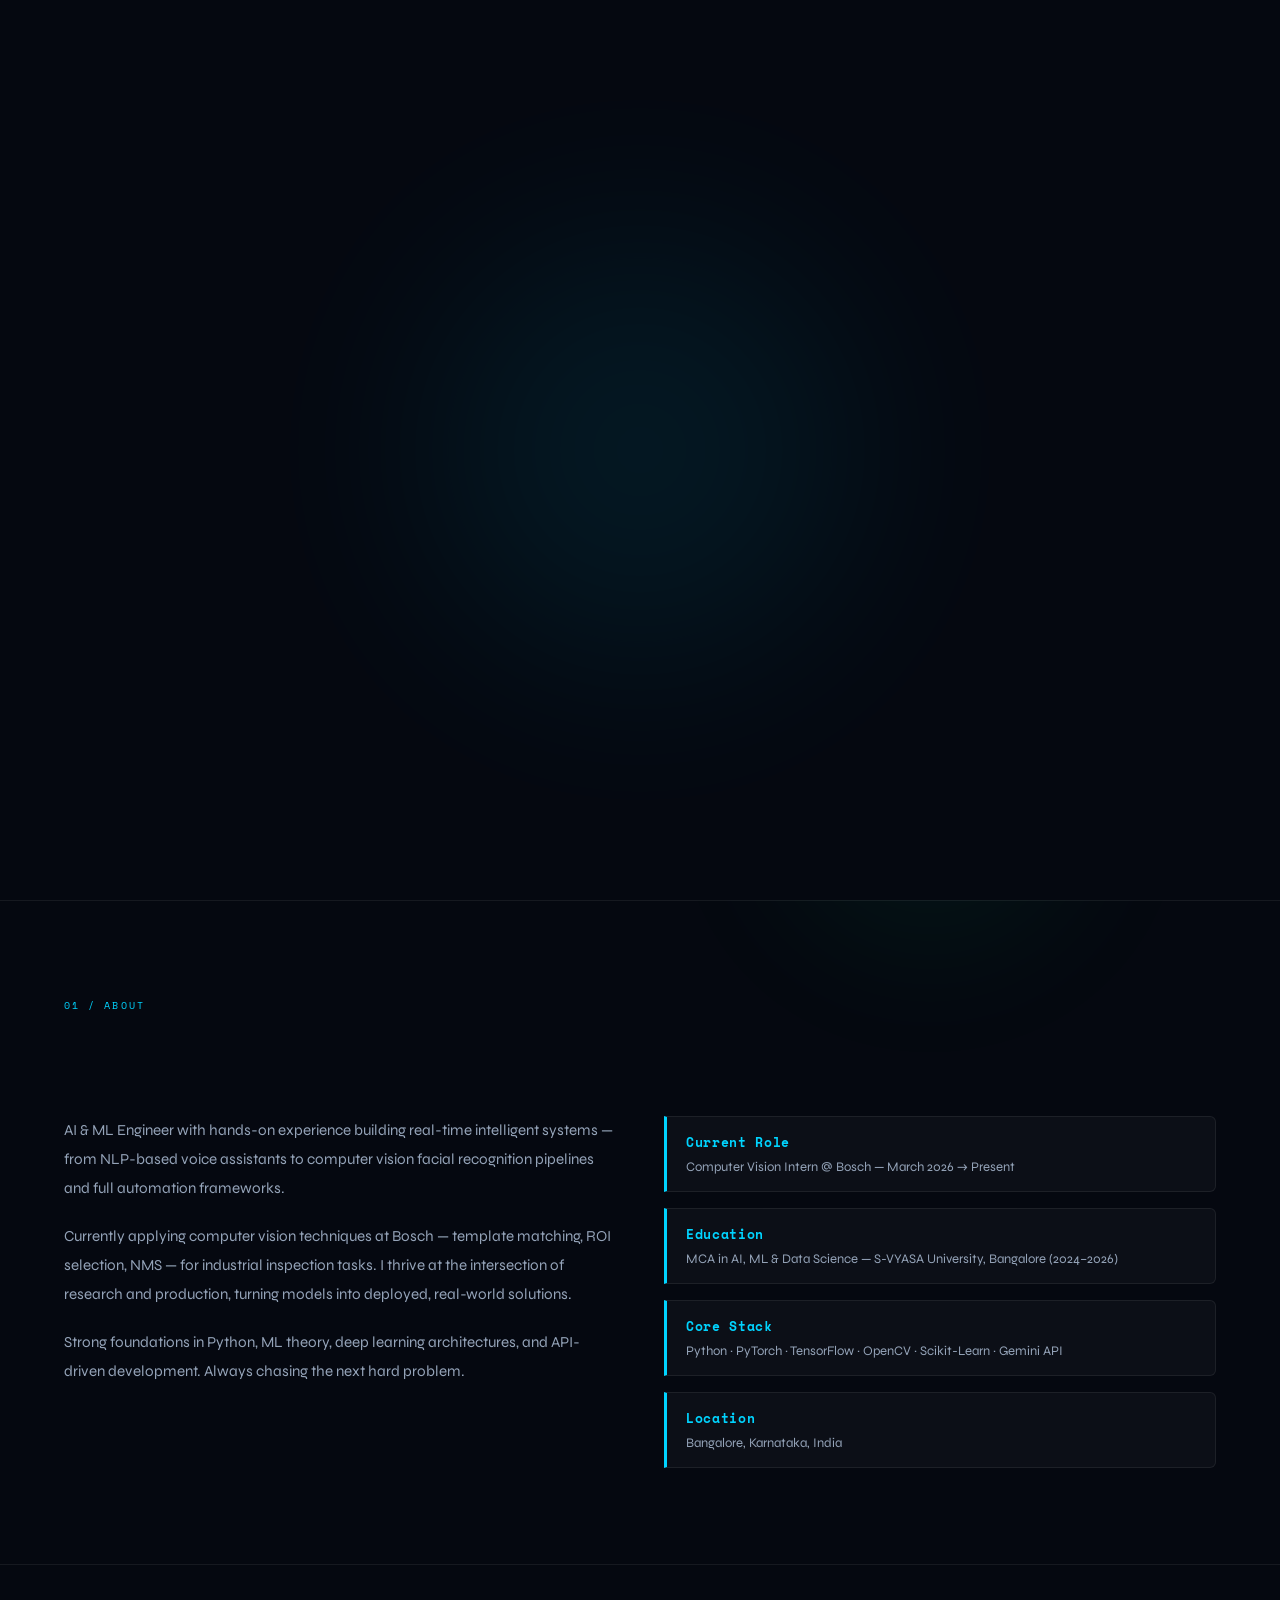
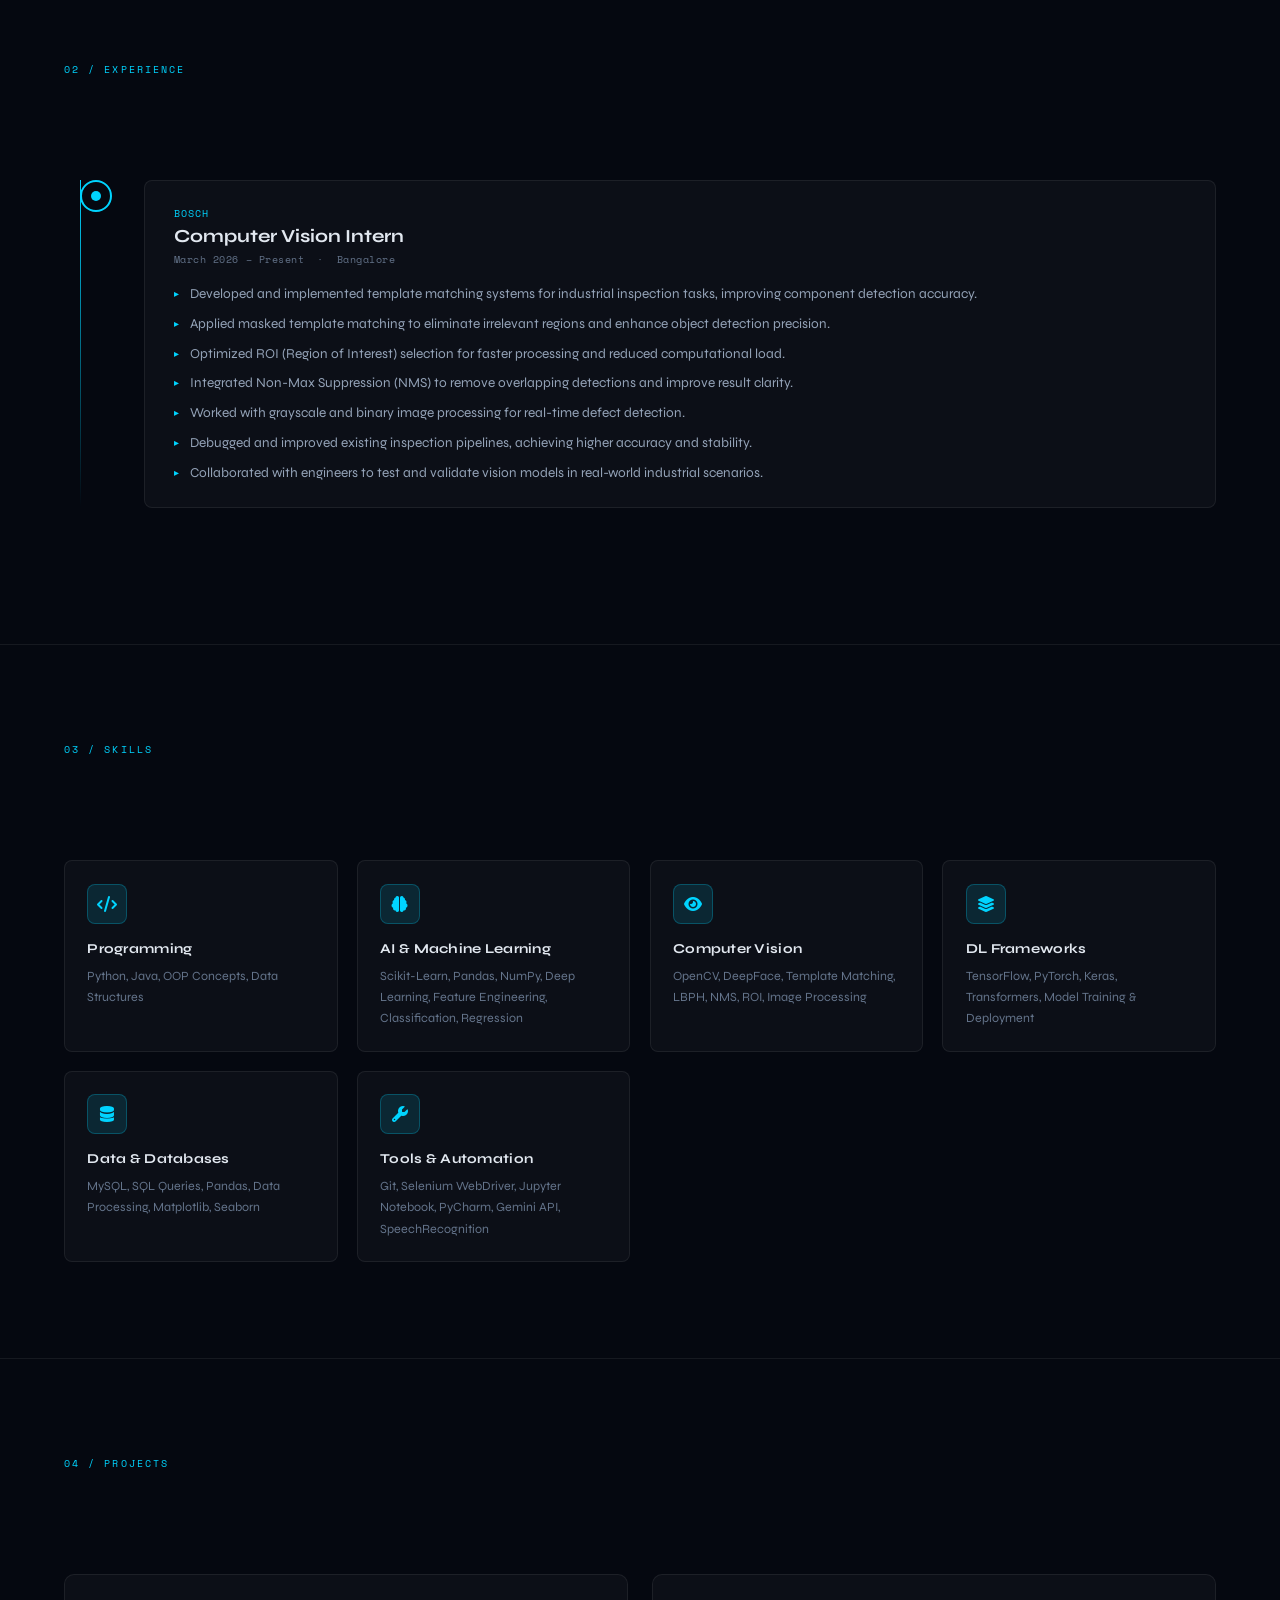
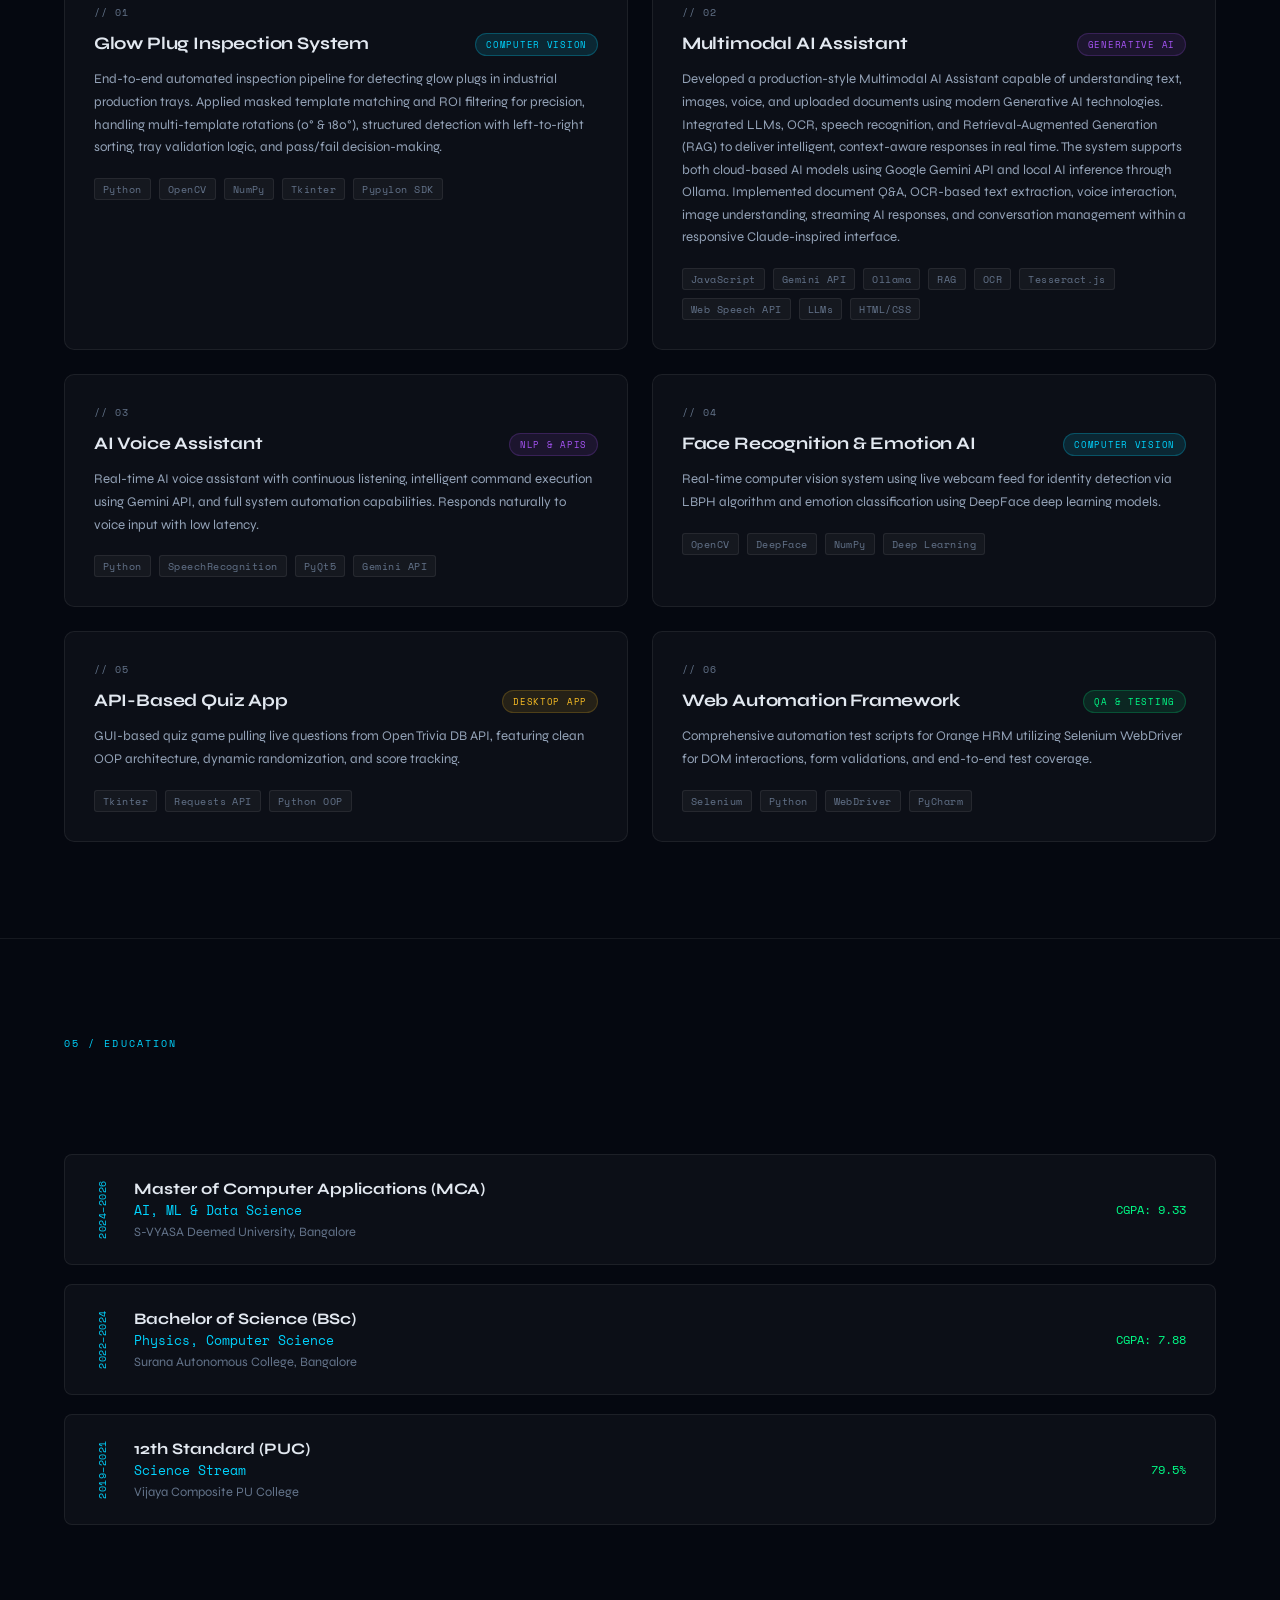
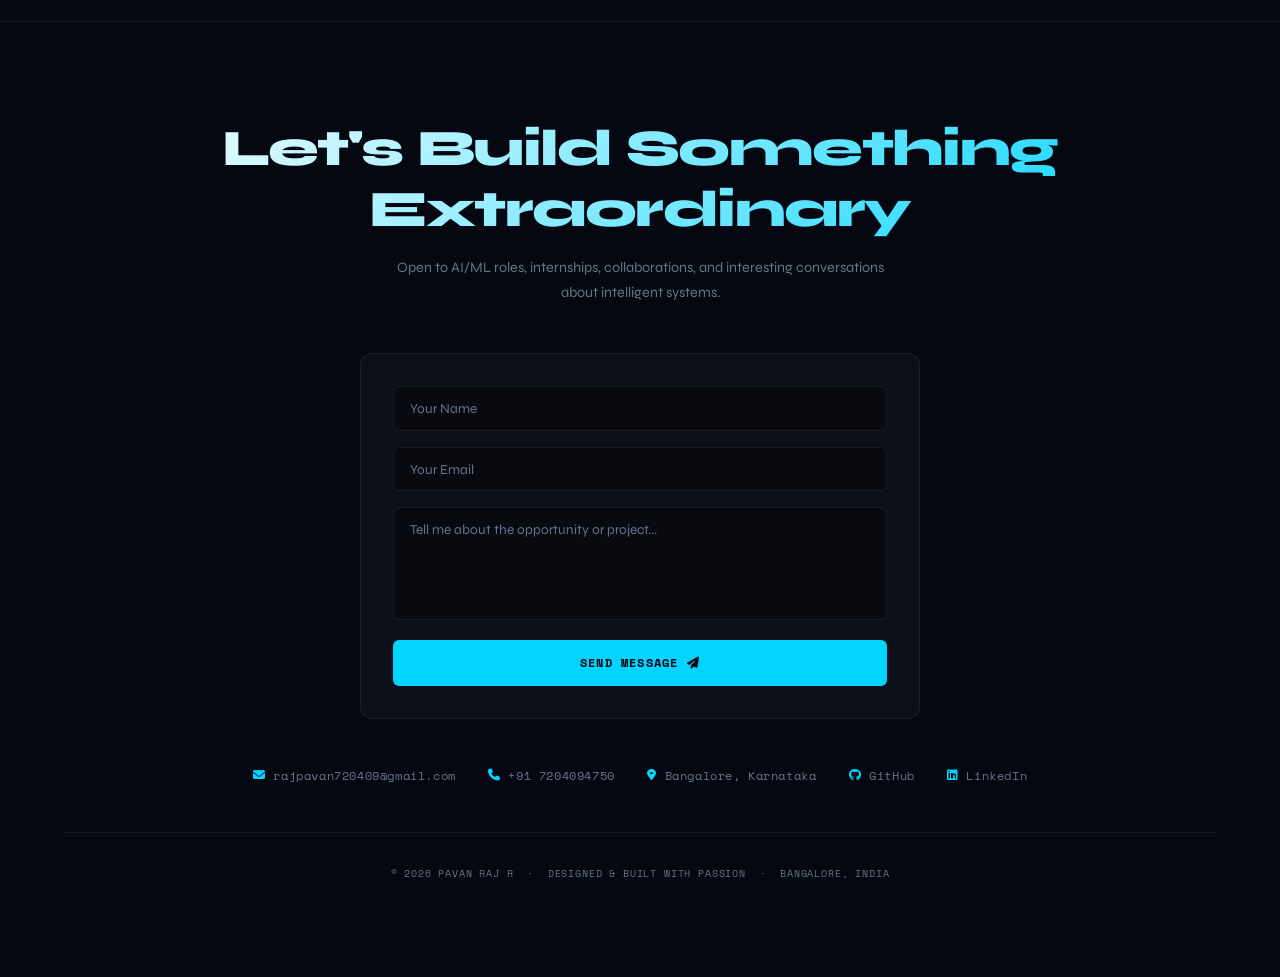
<file: index_2.html>
<!DOCTYPE html>
<html lang="en">

<head>
  <meta charset="UTF-8">
  <meta name="viewport" content="width=device-width, initial-scale=1.0">
  <meta name="description"
    content="Pavan Raj R - AI & ML Engineer. Building real-time intelligent systems, computer vision, and scalable ML solutions.">
  <title>Pavan Raj R | AI & ML Engineer</title>
  <link rel="icon" type="image/png" href="favicon.png">
  <link rel="apple-touch-icon" href="favicon.png">
  <link rel="preconnect" href="https://fonts.googleapis.com">
  <link rel="preconnect" href="https://fonts.gstatic.com" crossorigin>
  <link
    href="https://fonts.googleapis.com/css2?family=Space+Mono:wght@400;700&family=Syne:wght@400;500;700;800&display=swap"
    rel="stylesheet">
  <link rel="stylesheet" href="https://cdnjs.cloudflare.com/ajax/libs/font-awesome/6.4.0/css/all.min.css">

  <style>
    :root {
      --bg: #050810;
      --bg2: #080d1a;
      --surface: rgba(255, 255, 255, 0.03);
      --border: rgba(255, 255, 255, 0.07);
      --border-glow: rgba(0, 212, 255, 0.25);
      --cyan: #00d4ff;
      --cyan-dim: rgba(0, 212, 255, 0.12);
      --green: #00ff88;
      --green-dim: rgba(0, 255, 136, 0.1);
      --purple: #a855f7;
      --purple-dim: rgba(168, 85, 247, 0.1);
      --text: #e2e8f0;
      --text-muted: #64748b;
      --text-dim: #94a3b8;
      --font-display: 'Syne', sans-serif;
      --font-mono: 'Space Mono', monospace;
    }

    *,
    *::before,
    *::after {
      box-sizing: border-box;
      margin: 0;
      padding: 0;
    }

    html {
      scroll-behavior: smooth;
    }

    body {
      font-family: var(--font-display);
      background: var(--bg);
      color: var(--text);
      overflow-x: hidden;
      cursor: none;
    }

    /* PRELOADER / INTRO ANIMATION */
    #preloader {
      position: fixed;
      inset: 0;
      z-index: 10000;
      background: var(--bg);
      display: flex;
      align-items: center;
      justify-content: center;
      overflow: hidden;
      transition: opacity 0.7s ease, visibility 0.7s ease;
    }

    #preloader.done {
      opacity: 0;
      visibility: hidden;
      pointer-events: none;
    }

    .pre-stage {
      position: absolute;
      inset: 0;
      display: flex;
      flex-direction: column;
      align-items: center;
      justify-content: center;
      transition: opacity 0.5s ease;
    }

    .pre-count {
      font-family: var(--font-mono);
      font-size: clamp(3.5rem, 11vw, 8rem);
      font-weight: 700;
      color: var(--text);
      line-height: 1;
      letter-spacing: -0.02em;
      font-variant-numeric: tabular-nums;
    }

    .pre-count span {
      font-size: 0.32em;
      color: var(--cyan);
      vertical-align: super;
      margin-left: 4px;
    }

    .pre-label {
      font-family: var(--font-mono);
      font-size: 0.7rem;
      letter-spacing: 0.35em;
      text-transform: uppercase;
      color: var(--text-muted);
      margin-top: 0.6rem;
    }

    .pre-bar-wrap {
      width: 200px;
      height: 1px;
      background: var(--border);
      margin-top: 2.2rem;
      overflow: hidden;
    }

    .pre-bar {
      height: 100%;
      width: 0%;
      background: var(--cyan);
      box-shadow: 0 0 12px var(--cyan);
    }

    .pre-name {
      display: flex;
      flex-wrap: wrap;
      justify-content: center;
      gap: 0.06em;
      font-family: var(--font-display);
      font-weight: 800;
      font-size: clamp(2.4rem, 9vw, 6.5rem);
      letter-spacing: -0.02em;
      line-height: 1;
    }

    .pre-name .ch {
      display: inline-block;
      transform: translateY(50px) scale(0.85);
      opacity: 0;
      filter: blur(8px);
      color: #fff;
      text-shadow: 0 0 30px rgba(0, 212, 255, 0.6);
      transition: transform 0.8s cubic-bezier(.16,1,.3,1), opacity 0.6s ease, filter 0.6s ease;
    }

    .pre-name.reveal .ch {
      transform: translateY(0) scale(1);
      opacity: 1;
      filter: blur(0);
    }

    .pre-role {
      font-family: var(--font-mono);
      font-size: 0.8rem;
      letter-spacing: 0.25em;
      text-transform: uppercase;
      color: var(--cyan);
      margin-top: 1.2rem;
      opacity: 0;
      transform: translateY(12px);
      transition: opacity 0.6s ease, transform 0.6s ease;
    }

    .pre-role.reveal {
      opacity: 1;
      transform: translateY(0);
    }

    #preloader .orb {
      position: absolute;
      width: 420px;
      height: 420px;
      background: var(--cyan);
      border-radius: 50%;
      filter: blur(100px);
      opacity: 0.08;
      top: 50%;
      left: 50%;
      transform: translate(-50%, -50%);
      pointer-events: none;
    }

    /* CUSTOM CURSOR */
    .cursor {
      position: fixed;
      width: 8px;
      height: 8px;
      background: var(--cyan);
      border-radius: 50%;
      pointer-events: none;
      z-index: 9999;
      transition: transform 0.1s;
      mix-blend-mode: screen;
    }

    .cursor-ring {
      position: fixed;
      width: 36px;
      height: 36px;
      border: 1px solid rgba(0, 212, 255, 0.4);
      border-radius: 50%;
      pointer-events: none;
      z-index: 9998;
      transition: transform 0.15s, width 0.2s, height 0.2s;
    }

    /* SCROLL PROGRESS BAR */
    .scroll-progress {
      position: fixed;
      top: 0;
      left: 0;
      height: 2px;
      width: 0%;
      background: linear-gradient(90deg, var(--cyan), var(--purple));
      box-shadow: 0 0 10px rgba(0, 212, 255, 0.6);
      z-index: 200;
      transition: width 0.1s linear;
    }

    /* CANVAS */
    #particles {
      position: fixed;
      inset: 0;
      z-index: 0;
      pointer-events: none;
    }

    /* NAV */
    nav {
      position: fixed;
      top: 0;
      left: 0;
      right: 0;
      z-index: 100;
      padding: 1.2rem 4rem;
      display: flex;
      justify-content: space-between;
      align-items: center;
      border-bottom: 1px solid var(--border);
      background: rgba(5, 8, 16, 0.85);
      backdrop-filter: blur(20px);
      -webkit-backdrop-filter: blur(20px);
    }

    .logo {
      font-family: var(--font-mono);
      font-size: 1rem;
      color: var(--cyan);
      letter-spacing: 0.05em;
    }

    .logo span {
      color: var(--text-muted);
    }

    .nav-links {
      display: flex;
      gap: 2rem;
      list-style: none;
      align-items: center;
    }

    .nav-links a {
      font-family: var(--font-mono);
      font-size: 0.72rem;
      letter-spacing: 0.1em;
      text-transform: uppercase;
      color: var(--text-muted);
      text-decoration: none;
      transition: color 0.2s;
      position: relative;
    }

    .nav-links a:not(.nav-cta)::after {
      content: '';
      position: absolute;
      left: 0;
      bottom: -4px;
      width: 100%;
      height: 1px;
      background: var(--cyan);
      transform: scaleX(0);
      transform-origin: right;
      transition: transform 0.3s ease;
    }

    .nav-links a:not(.nav-cta):hover::after {
      transform: scaleX(1);
      transform-origin: left;
    }

    .nav-links a:hover {
      color: var(--cyan);
    }

    nav {
      opacity: 0;
      transform: translateY(-16px);
      animation: navDrop 0.7s cubic-bezier(.16, 1, .3, 1) forwards;
      animation-delay: 3.3s;
    }

    @keyframes navDrop {
      to {
        opacity: 1;
        transform: translateY(0);
      }
    }

    .nav-cta {
      background: var(--cyan) !important;
      color: var(--bg) !important;
      padding: 0.45rem 1.2rem;
      border-radius: 3px;
      font-weight: 700 !important;
      transition: box-shadow 0.2s !important;
    }

    .nav-cta:hover {
      box-shadow: 0 0 20px rgba(0, 212, 255, 0.4) !important;
      color: var(--bg) !important;
    }

    /* SECTION BASE */
    section,
    header {
      position: relative;
      z-index: 1;
    }

    /* HERO */
    .hero {
      min-height: 100vh;
      display: grid;
      grid-template-columns: 1fr 1fr;
      align-items: center;
      padding: 0 4rem;
      padding-top: 5rem;
      gap: 4rem;
    }

    .hero-left {}

    .status-pill {
      display: inline-flex;
      align-items: center;
      gap: 8px;
      background: var(--green-dim);
      border: 1px solid rgba(0, 255, 136, 0.2);
      border-radius: 100px;
      padding: 5px 14px;
      font-family: var(--font-mono);
      font-size: 0.65rem;
      letter-spacing: 0.1em;
      color: var(--green);
      text-transform: uppercase;
      margin-bottom: 2rem;
    }

    .status-dot {
      width: 6px;
      height: 6px;
      background: var(--green);
      border-radius: 50%;
      animation: blink 1.5s infinite;
    }

    @keyframes blink {

      0%,
      100% {
        opacity: 1;
      }

      50% {
        opacity: 0.2;
      }
    }

    .hero-greeting {
      font-family: var(--font-mono);
      font-size: 0.8rem;
      color: var(--text-muted);
      letter-spacing: 0.15em;
      text-transform: uppercase;
      margin-bottom: 0.8rem;
    }

    .hero-name {
      font-size: clamp(3rem, 5vw, 5rem);
      font-weight: 800;
      line-height: 1;
      letter-spacing: -0.02em;
      margin-bottom: 0.5rem;
      background: linear-gradient(135deg, #fff 0%, var(--cyan) 100%);
      -webkit-background-clip: text;
      -webkit-text-fill-color: transparent;
      background-clip: text;
    }

    .hero-title {
      font-family: var(--font-mono);
      font-size: 1rem;
      color: var(--cyan);
      letter-spacing: 0.08em;
      margin-bottom: 1.5rem;
    }

    .hero-title .cursor-blink {
      animation: cursorBlink 1s infinite;
      color: var(--cyan);
      -webkit-text-fill-color: var(--cyan);
    }

    @keyframes cursorBlink {

      0%,
      100% {
        opacity: 1;
      }

      50% {
        opacity: 0;
      }
    }

    .hero-desc {
      font-size: 0.95rem;
      color: var(--text-dim);
      line-height: 1.8;
      max-width: 480px;
      margin-bottom: 2.5rem;
      font-weight: 400;
    }

    .hero-btns {
      display: flex;
      gap: 1rem;
      align-items: center;
      flex-wrap: wrap;
    }

    .btn-primary {
      display: inline-flex;
      align-items: center;
      gap: 8px;
      background: var(--cyan);
      color: var(--bg);
      padding: 0.75rem 1.8rem;
      border-radius: 4px;
      font-family: var(--font-mono);
      font-size: 0.75rem;
      letter-spacing: 0.08em;
      text-transform: uppercase;
      text-decoration: none;
      font-weight: 700;
      transition: box-shadow 0.25s, transform 0.15s ease-out;
    }

    .btn-primary:hover {
      box-shadow: 0 0 30px rgba(0, 212, 255, 0.5);
      transform: translateY(-2px);
    }

    .btn-secondary {
      display: inline-flex;
      align-items: center;
      gap: 8px;
      border: 1px solid var(--border-glow);
      color: var(--cyan);
      padding: 0.73rem 1.8rem;
      border-radius: 4px;
      font-family: var(--font-mono);
      font-size: 0.75rem;
      letter-spacing: 0.08em;
      text-transform: uppercase;
      text-decoration: none;
      transition: background 0.25s, transform 0.15s ease-out;
    }

    .btn-secondary:hover {
      background: var(--cyan-dim);
      transform: translateY(-2px);
    }

    .social-row {
      display: flex;
      gap: 1rem;
      margin-top: 1.5rem;
    }

    .social-row a {
      width: 40px;
      height: 40px;
      border: 1px solid var(--border);
      border-radius: 4px;
      display: flex;
      align-items: center;
      justify-content: center;
      color: var(--text-muted);
      text-decoration: none;
      font-size: 0.9rem;
      transition: all 0.2s;
    }

    .social-row a:hover {
      border-color: var(--cyan);
      color: var(--cyan);
      background: var(--cyan-dim);
      box-shadow: 0 0 15px rgba(0, 212, 255, 0.2);
    }

    /* HERO RIGHT — Code terminal */
    .hero-right {
      display: flex;
      flex-direction: column;
      gap: 1.2rem;
    }

    .terminal {
      background: rgba(0, 0, 0, 0.6);
      border: 1px solid var(--border);
      border-radius: 8px;
      overflow: hidden;
      backdrop-filter: blur(10px);
    }

    .terminal-bar {
      background: rgba(255, 255, 255, 0.05);
      padding: 0.6rem 1rem;
      display: flex;
      align-items: center;
      gap: 8px;
      border-bottom: 1px solid var(--border);
    }

    .dot {
      width: 10px;
      height: 10px;
      border-radius: 50%;
    }

    .dot-r {
      background: #ff5f57;
    }

    .dot-y {
      background: #ffbd2e;
    }

    .dot-g {
      background: #28ca41;
    }

    .terminal-title {
      font-family: var(--font-mono);
      font-size: 0.65rem;
      color: var(--text-muted);
      margin-left: auto;
      letter-spacing: 0.05em;
    }

    .terminal-body {
      padding: 1.2rem 1.5rem;
      font-family: var(--font-mono);
      font-size: 0.75rem;
      line-height: 2;
    }

    .ln {
      display: block;
    }

    .kw {
      color: var(--purple);
    }

    .cl {
      color: var(--cyan);
    }

    .fn {
      color: #fbbf24;
    }

    .st {
      color: var(--green);
    }

    .cm {
      color: #475569;
    }

    .num {
      color: #fb923c;
    }

    /* Stats row */
    .stats-row {
      display: grid;
      grid-template-columns: repeat(3, 1fr);
      gap: 0.8rem;
    }

    .stat-card {
      background: var(--surface);
      border: 1px solid var(--border);
      border-radius: 8px;
      padding: 1rem;
      text-align: center;
      transition: border-color 0.2s;
    }

    .stat-card:hover {
      border-color: var(--border-glow);
    }

    .stat-num {
      font-family: var(--font-mono);
      font-size: 1.6rem;
      font-weight: 700;
      color: var(--cyan);
      display: block;
    }

    .stat-card {
      opacity: 0;
      transform: translateY(16px) scale(0.94);
      transition: opacity 0.6s ease, transform 0.6s cubic-bezier(.16, 1, .3, 1), border-color 0.2s;
    }

    .stat-card.visible {
      opacity: 1;
      transform: translateY(0) scale(1);
    }

    .stat-card:nth-child(1) {
      transition-delay: 0.05s;
    }

    .stat-card:nth-child(2) {
      transition-delay: 0.15s;
    }

    .stat-card:nth-child(3) {
      transition-delay: 0.25s;
    }

    .stat-label {
      font-size: 0.65rem;
      color: var(--text-muted);
      letter-spacing: 0.08em;
      text-transform: uppercase;
      margin-top: 2px;
    }

    /* SECTIONS */
    .section {
      padding: 6rem 4rem;
      border-top: 1px solid var(--border);
    }

    .section-label {
      font-family: var(--font-mono);
      font-size: 0.65rem;
      letter-spacing: 0.2em;
      text-transform: uppercase;
      color: var(--cyan);
      margin-bottom: 0.5rem;
      opacity: 0;
      transform: translateX(-14px);
      transition: opacity 0.6s ease, transform 0.6s ease;
    }

    .section-label.visible {
      opacity: 1;
      transform: translateX(0);
    }

    .section-title {
      font-size: clamp(2rem, 3vw, 2.8rem);
      font-weight: 800;
      letter-spacing: -0.02em;
      color: var(--text);
      margin-bottom: 3rem;
      position: relative;
      display: inline-block;
      clip-path: inset(0 100% 0 0);
      transition: clip-path 0.9s cubic-bezier(.16, 1, .3, 1);
    }

    .section-title.visible {
      clip-path: inset(0 0 0 0);
    }

    .section-title::after {
      content: '';
      position: absolute;
      left: 0;
      bottom: -6px;
      height: 2px;
      width: 100%;
      background: linear-gradient(90deg, var(--cyan), transparent);
      transform: scaleX(0);
      transform-origin: left;
      transition: transform 1.1s cubic-bezier(.16, 1, .3, 1) 0.15s;
    }

    .section-title.visible::after {
      transform: scaleX(1);
    }

    .section-title span {
      color: var(--cyan);
    }

    /* ABOUT */
    .about-grid {
      display: grid;
      grid-template-columns: 1fr 1fr;
      gap: 3rem;
      align-items: start;
    }

    .about-text p {
      color: var(--text-dim);
      line-height: 1.9;
      font-size: 0.95rem;
      margin-bottom: 1.2rem;
      font-weight: 400;
    }

    .about-highlights {
      display: flex;
      flex-direction: column;
      gap: 1rem;
    }

    .highlight-item {
      background: var(--surface);
      border: 1px solid var(--border);
      border-left: 3px solid var(--cyan);
      border-radius: 0 6px 6px 0;
      padding: 1rem 1.2rem;
      transition: background 0.2s;
    }

    .highlight-item:hover {
      background: var(--cyan-dim);
    }

    .highlight-item strong {
      display: block;
      font-size: 0.8rem;
      color: var(--cyan);
      margin-bottom: 4px;
      font-family: var(--font-mono);
      letter-spacing: 0.05em;
    }

    .highlight-item span {
      font-size: 0.82rem;
      color: var(--text-dim);
    }

    /* EXPERIENCE */
    .timeline {
      position: relative;
    }

    .timeline::before {
      content: '';
      position: absolute;
      left: 16px;
      top: 0;
      bottom: 0;
      width: 1px;
      background: linear-gradient(to bottom, var(--cyan), transparent);
      transform: scaleY(0);
      transform-origin: top;
      transition: transform 1.2s cubic-bezier(.16, 1, .3, 1);
    }

    .timeline.visible::before {
      transform: scaleY(1);
    }

    .timeline-item {
      display: flex;
      gap: 2rem;
      margin-bottom: 2.5rem;
      position: relative;
      padding-left: 1rem;
      opacity: 0;
      transform: translateX(-24px);
      transition: opacity 0.6s ease 0.2s, transform 0.6s cubic-bezier(.16, 1, .3, 1) 0.2s;
    }

    .timeline.visible .timeline-item {
      opacity: 1;
      transform: translateX(0);
    }

    .tl-dot {
      flex-shrink: 0;
      width: 32px;
      height: 32px;
      border: 2px solid var(--cyan);
      border-radius: 50%;
      background: var(--bg);
      display: flex;
      align-items: center;
      justify-content: center;
      position: relative;
      z-index: 1;
    }

    .tl-dot::after {
      content: '';
      width: 10px;
      height: 10px;
      background: var(--cyan);
      border-radius: 50%;
      animation: pulse-dot 2s infinite;
    }

    @keyframes pulse-dot {

      0%,
      100% {
        transform: scale(1);
        opacity: 1;
      }

      50% {
        transform: scale(1.5);
        opacity: 0.5;
      }
    }

    .tl-card {
      flex: 1;
      background: var(--surface);
      border: 1px solid var(--border);
      border-radius: 8px;
      padding: 1.5rem 1.8rem;
      transition: border-color 0.25s, transform 0.25s;
    }

    .tl-card:hover {
      border-color: var(--border-glow);
      transform: translateX(4px);
    }

    .tl-company {
      font-family: var(--font-mono);
      font-size: 0.65rem;
      color: var(--cyan);
      letter-spacing: 0.1em;
      text-transform: uppercase;
      margin-bottom: 4px;
    }

    .tl-role {
      font-size: 1.15rem;
      font-weight: 700;
      color: var(--text);
      margin-bottom: 4px;
    }

    .tl-date {
      font-family: var(--font-mono);
      font-size: 0.65rem;
      color: var(--text-muted);
      letter-spacing: 0.05em;
      margin-bottom: 1rem;
    }

    .tl-list {
      list-style: none;
      display: flex;
      flex-direction: column;
      gap: 0.5rem;
    }

    .tl-list li {
      font-size: 0.85rem;
      color: var(--text-dim);
      line-height: 1.6;
      padding-left: 1rem;
      position: relative;
    }

    .tl-list li::before {
      content: '▸';
      position: absolute;
      left: 0;
      color: var(--cyan);
      font-size: 0.65rem;
      top: 3px;
    }

    /* SKILLS */
    .skills-tabs {
      display: flex;
      gap: 0.5rem;
      margin-bottom: 2rem;
      border-bottom: 1px solid var(--border);
      padding-bottom: 1rem;
    }

    .tab-btn {
      font-family: var(--font-mono);
      font-size: 0.7rem;
      letter-spacing: 0.08em;
      text-transform: uppercase;
      background: transparent;
      border: 1px solid var(--border);
      color: var(--text-muted);
      padding: 0.4rem 1rem;
      border-radius: 4px;
      cursor: none;
      transition: all 0.2s;
    }

    .tab-btn.active,
    .tab-btn:hover {
      background: var(--cyan-dim);
      border-color: var(--border-glow);
      color: var(--cyan);
    }

    .skills-grid {
      display: grid;
      grid-template-columns: repeat(auto-fit, minmax(240px, 1fr));
      gap: 1.2rem;
    }

    .skill-card {
      background: var(--surface);
      border: 1px solid var(--border);
      border-radius: 8px;
      padding: 1.4rem;
      transition: border-color 0.25s, transform 0.25s, opacity 0.6s ease, box-shadow 0.25s;
      position: relative;
      overflow: hidden;
      opacity: 0;
      transform: translateY(24px);
      transform-style: preserve-3d;
      perspective: 600px;
    }

    .reveal.visible .skill-card {
      opacity: 1;
      transform: translateY(0);
    }

    .skill-card:nth-child(1) {
      transition-delay: 0.05s;
    }

    .skill-card:nth-child(2) {
      transition-delay: 0.1s;
    }

    .skill-card:nth-child(3) {
      transition-delay: 0.15s;
    }

    .skill-card:nth-child(4) {
      transition-delay: 0.2s;
    }

    .skill-card:nth-child(5) {
      transition-delay: 0.25s;
    }

    .skill-card:nth-child(6) {
      transition-delay: 0.3s;
    }

    .skill-card::before {
      content: '';
      position: absolute;
      top: 0;
      left: 0;
      right: 0;
      height: 2px;
      background: linear-gradient(90deg, var(--cyan), var(--purple));
      transform: scaleX(0);
      transform-origin: left;
      transition: transform 0.3s;
    }

    .skill-card:hover {
      border-color: var(--border-glow);
      transform: translateY(-4px);
    }

    .skill-card:hover::before {
      transform: scaleX(1);
    }

    .skill-icon {
      width: 40px;
      height: 40px;
      background: var(--cyan-dim);
      border: 1px solid var(--border-glow);
      border-radius: 8px;
      display: flex;
      align-items: center;
      justify-content: center;
      font-size: 1rem;
      color: var(--cyan);
      margin-bottom: 1rem;
    }

    .skill-card h3 {
      font-size: 0.85rem;
      font-weight: 700;
      color: var(--text);
      margin-bottom: 0.5rem;
      letter-spacing: 0.02em;
    }

    .skill-card p {
      font-size: 0.78rem;
      color: var(--text-muted);
      line-height: 1.7;
    }

    /* PROJECTS */
    .projects-grid {
      display: grid;
      grid-template-columns: repeat(2, 1fr);
      gap: 1.5rem;
    }

    .project-card {
      background: var(--surface);
      border: 1px solid var(--border);
      border-radius: 10px;
      padding: 1.8rem;
      position: relative;
      overflow: hidden;
      transition: border-color 0.3s, transform 0.3s, opacity 0.6s ease, box-shadow 0.3s;
      cursor: none;
      opacity: 0;
      transform: translateY(28px);
      will-change: transform;
    }

    .projects-grid.visible .project-card {
      opacity: 1;
      transform: translateY(0);
    }

    .project-card:nth-child(1) {
      transition-delay: 0.05s;
    }

    .project-card:nth-child(2) {
      transition-delay: 0.1s;
    }

    .project-card:nth-child(3) {
      transition-delay: 0.15s;
    }

    .project-card:nth-child(4) {
      transition-delay: 0.2s;
    }

    .project-card:nth-child(5) {
      transition-delay: 0.25s;
    }

    .project-card:nth-child(6) {
      transition-delay: 0.3s;
    }

    .project-card::after {
      content: '';
      position: absolute;
      inset: 0;
      background: radial-gradient(circle at var(--mx, 50%) var(--my, 50%), rgba(0, 212, 255, 0.06) 0%, transparent 60%);
      pointer-events: none;
      opacity: 0;
      transition: opacity 0.3s;
    }

    .project-card:hover {
      border-color: var(--border-glow);
      transform: translateY(-4px);
    }

    .project-card:hover::after {
      opacity: 1;
    }

    .project-num {
      font-family: var(--font-mono);
      font-size: 0.65rem;
      color: var(--text-muted);
      letter-spacing: 0.1em;
      margin-bottom: 0.8rem;
    }

    .project-header {
      display: flex;
      justify-content: space-between;
      align-items: flex-start;
      margin-bottom: 0.8rem;
      gap: 1rem;
    }

    .project-name {
      font-size: 1.1rem;
      font-weight: 700;
      color: var(--text);
      letter-spacing: -0.01em;
    }

    .badge {
      font-family: var(--font-mono);
      font-size: 0.58rem;
      letter-spacing: 0.08em;
      text-transform: uppercase;
      padding: 4px 10px;
      border-radius: 100px;
      flex-shrink: 0;
    }

    .badge-nlp {
      background: var(--purple-dim);
      color: var(--purple);
      border: 1px solid rgba(168, 85, 247, 0.2);
    }

    .badge-cv {
      background: var(--cyan-dim);
      color: var(--cyan);
      border: 1px solid var(--border-glow);
    }

    .badge-app {
      background: rgba(251, 191, 36, 0.1);
      color: #fbbf24;
      border: 1px solid rgba(251, 191, 36, 0.2);
    }

    .badge-qa {
      background: var(--green-dim);
      color: var(--green);
      border: 1px solid rgba(0, 255, 136, 0.2);
    }

    .project-desc {
      font-size: 0.83rem;
      color: var(--text-dim);
      line-height: 1.7;
      margin-bottom: 1.2rem;
    }

    .tech-tags {
      display: flex;
      gap: 0.5rem;
      flex-wrap: wrap;
    }

    .tech-tag {
      font-family: var(--font-mono);
      font-size: 0.6rem;
      letter-spacing: 0.05em;
      background: rgba(255, 255, 255, 0.04);
      border: 1px solid var(--border);
      border-radius: 3px;
      padding: 3px 8px;
      color: var(--text-muted);
    }

    /* EDUCATION */
    .edu-grid {
      display: flex;
      flex-direction: column;
      gap: 1.2rem;
    }

    .edu-card {
      background: var(--surface);
      border: 1px solid var(--border);
      border-radius: 8px;
      padding: 1.5rem 1.8rem;
      display: grid;
      grid-template-columns: auto 1fr auto;
      gap: 1.5rem;
      align-items: center;
      transition: border-color 0.25s, opacity 0.6s ease, transform 0.6s cubic-bezier(.16, 1, .3, 1);
      opacity: 0;
      transform: translateY(20px);
    }

    .edu-grid.visible .edu-card {
      opacity: 1;
      transform: translateY(0);
    }

    .edu-card:nth-child(1) {
      transition-delay: 0.05s;
    }

    .edu-card:nth-child(2) {
      transition-delay: 0.15s;
    }

    .edu-card:nth-child(3) {
      transition-delay: 0.25s;
    }

    .edu-card:hover {
      border-color: var(--border-glow);
    }

    .edu-year {
      font-family: var(--font-mono);
      font-size: 0.65rem;
      color: var(--cyan);
      letter-spacing: 0.05em;
      writing-mode: vertical-rl;
      text-orientation: mixed;
      transform: rotate(180deg);
      text-transform: uppercase;
    }

    .edu-degree {
      font-size: 1rem;
      font-weight: 700;
      color: var(--text);
      margin-bottom: 3px;
    }

    .edu-spec {
      font-size: 0.8rem;
      color: var(--cyan);
      font-family: var(--font-mono);
      margin-bottom: 4px;
    }

    .edu-school {
      font-size: 0.8rem;
      color: var(--text-muted);
    }

    .edu-grade {
      font-family: var(--font-mono);
      font-size: 0.75rem;
      color: var(--green);
      text-align: right;
      flex-shrink: 0;
    }

    /* CONTACT / FOOTER */
    .contact-section {
      padding: 6rem 4rem;
      border-top: 1px solid var(--border);
      text-align: center;
    }

    .contact-headline {
      font-size: clamp(2.5rem, 4vw, 4rem);
      font-weight: 800;
      letter-spacing: -0.03em;
      margin-bottom: 1rem;
      background: linear-gradient(135deg, #fff 0%, var(--cyan) 100%);
      -webkit-background-clip: text;
      -webkit-text-fill-color: transparent;
      background-clip: text;
    }

    .contact-sub {
      font-size: 0.9rem;
      color: var(--text-muted);
      margin-bottom: 3rem;
      max-width: 500px;
      margin-left: auto;
      margin-right: auto;
      line-height: 1.7;
    }

    .contact-form {
      max-width: 560px;
      margin: 0 auto 3rem;
      background: var(--surface);
      border: 1px solid var(--border);
      border-radius: 12px;
      padding: 2rem;
      text-align: left;
    }

    .form-row {
      margin-bottom: 1rem;
    }

    .form-row input,
    .form-row textarea {
      width: 100%;
      background: rgba(0, 0, 0, 0.3);
      border: 1px solid var(--border);
      border-radius: 6px;
      padding: 0.8rem 1rem;
      color: var(--text);
      font-family: var(--font-display);
      font-size: 0.85rem;
      outline: none;
      transition: border-color 0.2s, box-shadow 0.2s;
      resize: none;
    }

    .form-row input:focus,
    .form-row textarea:focus {
      border-color: var(--border-glow);
      box-shadow: 0 0 15px rgba(0, 212, 255, 0.1);
    }

    .form-row input::placeholder,
    .form-row textarea::placeholder {
      color: var(--text-muted);
    }

    .btn-form {
      width: 100%;
      background: var(--cyan);
      color: var(--bg);
      border: none;
      padding: 0.9rem;
      border-radius: 6px;
      font-family: var(--font-mono);
      font-size: 0.75rem;
      letter-spacing: 0.1em;
      text-transform: uppercase;
      font-weight: 700;
      cursor: none;
      transition: box-shadow 0.2s, transform 0.15s ease-out;
    }

    .btn-form:hover {
      box-shadow: 0 0 30px rgba(0, 212, 255, 0.4);
    }

    .contact-links {
      display: flex;
      justify-content: center;
      gap: 2rem;
      flex-wrap: wrap;
      margin-bottom: 3rem;
    }

    .contact-link {
      display: flex;
      align-items: center;
      gap: 8px;
      font-family: var(--font-mono);
      font-size: 0.75rem;
      color: var(--text-muted);
      text-decoration: none;
      letter-spacing: 0.05em;
      transition: color 0.2s;
    }

    .contact-link i {
      color: var(--cyan);
    }

    .contact-link:hover {
      color: var(--cyan);
    }

    .footer-bottom {
      border-top: 1px solid var(--border);
      padding-top: 2rem;
      font-family: var(--font-mono);
      font-size: 0.65rem;
      color: var(--text-muted);
      letter-spacing: 0.08em;
      text-transform: uppercase;
    }

    /* REVEAL animations */
    .reveal {
      opacity: 0;
      transform: translateY(30px);
      transition: opacity 0.7s ease, transform 0.7s ease;
    }

    .reveal.visible {
      opacity: 1;
      transform: translateY(0);
    }

    /* GLOW ORBS background */
    .orb {
      position: fixed;
      border-radius: 50%;
      filter: blur(80px);
      opacity: 0.06;
      pointer-events: none;
      z-index: 0;
    }

    .orb-1 {
      width: 500px;
      height: 500px;
      background: var(--cyan);
      top: -100px;
      right: -100px;
      animation: floatOrb1 16s ease-in-out infinite;
    }

    .orb-2 {
      width: 400px;
      height: 400px;
      background: var(--purple);
      bottom: 200px;
      left: -100px;
      animation: floatOrb2 20s ease-in-out infinite;
    }

    .orb-3 {
      width: 300px;
      height: 300px;
      background: var(--green);
      bottom: -50px;
      right: 200px;
      animation: floatOrb3 18s ease-in-out infinite;
    }

    @keyframes floatOrb1 {

      0%,
      100% {
        transform: translate(0, 0) scale(1);
      }

      50% {
        transform: translate(-60px, 50px) scale(1.12);
      }
    }

    @keyframes floatOrb2 {

      0%,
      100% {
        transform: translate(0, 0) scale(1);
      }

      50% {
        transform: translate(50px, -40px) scale(1.08);
      }
    }

    @keyframes floatOrb3 {

      0%,
      100% {
        transform: translate(0, 0) scale(1);
      }

      50% {
        transform: translate(-40px, -60px) scale(1.15);
      }
    }

    /* SCROLLBAR */
    ::-webkit-scrollbar {
      width: 4px;
    }

    ::-webkit-scrollbar-track {
      background: var(--bg);
    }

    ::-webkit-scrollbar-thumb {
      background: var(--border-glow);
      border-radius: 2px;
    }
  </style>
</head>

<body>

  <!-- PRELOADER / INTRO ANIMATION -->
  <div id="preloader">
    <div class="orb"></div>
    <div class="pre-stage" id="preStage1">
      <div class="pre-count"><span id="preCountNum">0</span><span>%</span></div>
      <div class="pre-label">Initializing Portfolio</div>
      <div class="pre-bar-wrap"><div class="pre-bar" id="preBar"></div></div>
    </div>
    <div class="pre-stage" id="preStage2" style="opacity:0;">
      <h1 class="pre-name" id="preName"></h1>
      <p class="pre-role" id="preRole">AI &amp; ML Engineer</p>
    </div>
  </div>

  <div class="scroll-progress" id="scrollProgress"></div>

  <div class="cursor" id="cursor"></div>
  <div class="cursor-ring" id="cursorRing"></div>

  <div class="orb orb-1"></div>
  <div class="orb orb-2"></div>
  <div class="orb orb-3"></div>

  <canvas id="particles"></canvas>

  <!-- NAV -->
  <nav>
    <div class="logo">Pavan<span>_Raj</span>.R</div>
    <ul class="nav-links">
      <li><a href="#about">About</a></li>
      <li><a href="#experience">Experience</a></li>
      <li><a href="#skills">Skills</a></li>
      <li><a href="#projects">Projects</a></li>
      <li><a href="#education">Education</a></li>
      <li><a href="#contact" class="nav-cta">Hire Me</a></li>
    </ul>
  </nav>

  <!-- HERO -->
  <header class="hero">
    <div class="hero-left reveal">
      <div class="status-pill">
        <span class="status-dot"></span>
        Available for opportunities
      </div>
      <p class="hero-greeting">// Hello, World — I'm</p>
      <h1 class="hero-name">Pavan Raj R</h1>
      <p class="hero-title">AIML & DS ; ML Engineer<span class="cursor-blink">_</span></p>
      <p class="hero-desc">
        Building real-time intelligent systems — NLP assistants, computer vision pipelines, and scalable ML solutions.
        Currently interning at <strong style="color:var(--cyan)">Bosch</strong> in Computer Vision. Passionate about
        deploying AI that actually works.
      </p>
      <div class="hero-btns">
        <a href="#projects" class="btn-primary">View My Work <i class="fa-solid fa-arrow-right"></i></a>
        <a href="Pavan_Raj_Resume.pdf" class="btn-secondary" download>Resume <i class="fa-solid fa-download"></i></a>
      </div>
      <div class="social-row">
        <a href="https://github.com/Pavanraj08" target="_blank" aria-label="GitHub"><i
            class="fa-brands fa-github"></i></a>
        <a href="https://www.linkedin.com/in/pavan-raj-r-57330a378" target="_blank" aria-label="LinkedIn"><i
            class="fa-brands fa-linkedin"></i></a>
        <a href="mailto:rajpavan720409@gmail.com" aria-label="Email"><i class="fa-solid fa-envelope"></i></a>
      </div>
    </div>

    <div class="hero-right reveal" style="transition-delay:0.2s">
      <div class="terminal">
        <div class="terminal-bar">
          <span class="dot dot-r"></span>
          <span class="dot dot-y"></span>
          <span class="dot dot-g"></span>
          <span class="terminal-title">ai_engineer.py — python3</span>
        </div>
        <div class="terminal-body">
          <span class="ln"><span class="kw">import</span> torch, cv2, transformers</span>
          <span class="ln"><span class="cm"># ─────────────────────────────────</span></span>
          <span class="ln"><span class="kw">class</span> <span class="cl">AIEngineer</span>:</span>
          <span class="ln">&nbsp;&nbsp;<span class="kw">def</span> <span class="fn">__init__</span>(self):</span>
          <span class="ln">&nbsp;&nbsp;&nbsp;&nbsp;self.name &nbsp;&nbsp;= <span class="st">"Pavan Raj R"</span></span>
          <span class="ln">&nbsp;&nbsp;&nbsp;&nbsp;self.role &nbsp;&nbsp;= <span class="st">"AI & ML
              Engineer"</span></span>
          <span class="ln">&nbsp;&nbsp;&nbsp;&nbsp;self.focus &nbsp;= [<span class="st">"NLP"</span>, <span
              class="st">"CV"</span>, <span class="st">"MLOps"</span>]</span>
          <span class="ln">&nbsp;&nbsp;&nbsp;&nbsp;self.loc &nbsp;&nbsp;&nbsp;= <span class="st">"Bangalore,
              India"</span></span>
          <span class="ln">&nbsp;&nbsp;&nbsp;&nbsp;self.open &nbsp;&nbsp;= <span class="num">True</span> <span
              class="cm"># to opportunities</span></span>
          <span class="ln"></span>
          <span class="ln">&nbsp;&nbsp;<span class="kw">def</span> <span class="fn">solve</span>(self, problem):</span>
          <span class="ln">&nbsp;&nbsp;&nbsp;&nbsp;<span class="kw">return</span> <span class="st">"Scalable ML solution
              🚀"</span></span>
        </div>
      </div>
      <div class="stats-row">
        <div class="stat-card">
          <span class="stat-num">8+</span>
          <span class="stat-label">Projects</span>
        </div>
        <div class="stat-card">
          <span class="stat-num">2+</span>
          <span class="stat-label">Yrs Python</span>
        </div>
        <div class="stat-card">
          <span class="stat-num">∞</span>
          <span class="stat-label">Curiosity</span>
        </div>
      </div>
    </div>
  </header>

  <!-- ABOUT -->
  <section id="about" class="section">
    <p class="section-label">01 / about</p>
    <h2 class="section-title">Who I <span>Am</span></h2>
    <div class="about-grid reveal">
      <div class="about-text">
        <p>AI & ML Engineer with hands-on experience building real-time intelligent systems — from NLP-based voice
          assistants to computer vision facial recognition pipelines and full automation frameworks.</p>
        <p>Currently applying computer vision techniques at Bosch — template matching, ROI selection, NMS — for
          industrial inspection tasks. I thrive at the intersection of research and production, turning models into
          deployed, real-world solutions.</p>
        <p>Strong foundations in Python, ML theory, deep learning architectures, and API-driven development. Always
          chasing the next hard problem.</p>
      </div>
      <div class="about-highlights">
        <div class="highlight-item">
          <strong>Current Role</strong>
          <span>Computer Vision Intern @ Bosch — March 2026 → Present</span>
        </div>
        <div class="highlight-item">
          <strong>Education</strong>
          <span>MCA in AI, ML & Data Science — S-VYASA University, Bangalore (2024–2026)</span>
        </div>
        <div class="highlight-item">
          <strong>Core Stack</strong>
          <span>Python · PyTorch · TensorFlow · OpenCV · Scikit-Learn · Gemini API</span>
        </div>
        <div class="highlight-item">
          <strong>Location</strong>
          <span>Bangalore, Karnataka, India</span>
        </div>
      </div>
    </div>
  </section>

  <!-- EXPERIENCE -->
  <section id="experience" class="section">
    <p class="section-label">02 / experience</p>
    <h2 class="section-title">Work <span>Experience</span></h2>
    <div class="timeline reveal">
      <div class="timeline-item">
        <div class="tl-dot"></div>
        <div class="tl-card">
          <p class="tl-company">Bosch</p>
          <h3 class="tl-role">Computer Vision Intern</h3>
          <p class="tl-date">March 2026 – Present &nbsp;·&nbsp; Bangalore</p>
          <ul class="tl-list">
            <li>Developed and implemented template matching systems for industrial inspection tasks, improving component
              detection accuracy.</li>
            <li>Applied masked template matching to eliminate irrelevant regions and enhance object detection precision.
            </li>
            <li>Optimized ROI (Region of Interest) selection for faster processing and reduced computational load.</li>
            <li>Integrated Non-Max Suppression (NMS) to remove overlapping detections and improve result clarity.</li>
            <li>Worked with grayscale and binary image processing for real-time defect detection.</li>
            <li>Debugged and improved existing inspection pipelines, achieving higher accuracy and stability.</li>
            <li>Collaborated with engineers to test and validate vision models in real-world industrial scenarios.</li>
          </ul>
        </div>
      </div>
    </div>
  </section>

  <!-- SKILLS -->
  <section id="skills" class="section">
    <p class="section-label">03 / skills</p>
    <h2 class="section-title">Technical <span>Skills</span></h2>
    <div class="reveal">
      <div class="skills-grid">
        <div class="skill-card">
          <div class="skill-icon"><i class="fa-solid fa-code"></i></div>
          <h3>Programming</h3>
          <p>Python, Java, OOP Concepts, Data Structures</p>
        </div>
        <div class="skill-card">
          <div class="skill-icon"><i class="fa-solid fa-brain"></i></div>
          <h3>AI & Machine Learning</h3>
          <p>Scikit-Learn, Pandas, NumPy, Deep Learning, Feature Engineering, Classification, Regression</p>
        </div>
        <div class="skill-card">
          <div class="skill-icon"><i class="fa-solid fa-eye"></i></div>
          <h3>Computer Vision</h3>
          <p>OpenCV, DeepFace, Template Matching, LBPH, NMS, ROI, Image Processing</p>
        </div>
        <div class="skill-card">
          <div class="skill-icon"><i class="fa-solid fa-layer-group"></i></div>
          <h3>DL Frameworks</h3>
          <p>TensorFlow, PyTorch, Keras, Transformers, Model Training & Deployment</p>
        </div>
        <div class="skill-card">
          <div class="skill-icon"><i class="fa-solid fa-database"></i></div>
          <h3>Data & Databases</h3>
          <p>MySQL, SQL Queries, Pandas, Data Processing, Matplotlib, Seaborn</p>
        </div>
        <div class="skill-card">
          <div class="skill-icon"><i class="fa-solid fa-wrench"></i></div>
          <h3>Tools & Automation</h3>
          <p>Git, Selenium WebDriver, Jupyter Notebook, PyCharm, Gemini API, SpeechRecognition</p>
        </div>
      </div>
    </div>
  </section>

  <!-- PROJECTS -->
  <section id="projects" class="section">
    <p class="section-label">04 / projects</p>
    <h2 class="section-title">Featured <span>Projects</span></h2>
    <div class="projects-grid reveal">

      <div class="project-card">
        <p class="project-num">// 01</p>
        <div class="project-header">
          <h3 class="project-name">Glow Plug Inspection System</h3>
          <span class="badge badge-cv">Computer Vision</span>
        </div>
        <p class="project-desc">End-to-end automated inspection pipeline for detecting glow plugs in industrial
          production trays. Applied masked template matching and ROI filtering for precision, handling multi-template
          rotations (0° & 180°), structured detection with left-to-right sorting, tray validation logic, and pass/fail
          decision-making.</p>
        <div class="tech-tags">
          <span class="tech-tag">Python</span>
          <span class="tech-tag">OpenCV</span>
          <span class="tech-tag">NumPy</span>
          <span class="tech-tag">Tkinter</span>
          <span class="tech-tag">Pypylon SDK</span>
        </div>
      </div>

      <div class="project-card">
        <p class="project-num">// 02</p>
        <div class="project-header">
          <h3 class="project-name">Multimodal AI Assistant</h3>
          <span class="badge badge-nlp">Generative AI</span>
        </div>
        <p class="project-desc">
          Developed a production-style Multimodal AI Assistant capable of understanding text, images, voice, and uploaded documents using modern Generative AI technologies. Integrated LLMs, OCR, speech recognition, and Retrieval-Augmented Generation (RAG) to deliver intelligent, context-aware responses in real time.
          The system supports both cloud-based AI models using Google Gemini API and local AI inference through Ollama. Implemented document Q&A, OCR-based text extraction, voice interaction, image understanding, streaming AI responses, and conversation management within a responsive Claude-inspired interface.
        </p>
        <div class="tech-tags">
          <span class="tech-tag">JavaScript</span>
          <span class="tech-tag">Gemini API</span>
          <span class="tech-tag">Ollama</span>
          <span class="tech-tag">RAG</span>
          <span class="tech-tag">OCR</span>
          <span class="tech-tag">Tesseract.js</span>
          <span class="tech-tag">Web Speech API</span>
          <span class="tech-tag">LLMs</span>
          <span class="tech-tag">HTML/CSS</span>
        </div>
      </div>

      <div class="project-card">
        <p class="project-num">// 03</p>
        <div class="project-header">
          <h3 class="project-name">AI Voice Assistant</h3>
          <span class="badge badge-nlp">NLP & APIs</span>
        </div>
        <p class="project-desc">Real-time AI voice assistant with continuous listening, intelligent command execution
          using Gemini API, and full system automation capabilities. Responds naturally to voice input with low latency.
        </p>
        <div class="tech-tags">
          <span class="tech-tag">Python</span>
          <span class="tech-tag">SpeechRecognition</span>
          <span class="tech-tag">PyQt5</span>
          <span class="tech-tag">Gemini API</span>
        </div>
      </div>

      <div class="project-card">
        <p class="project-num">// 04</p>
        <div class="project-header">
          <h3 class="project-name">Face Recognition & Emotion AI</h3>
          <span class="badge badge-cv">Computer Vision</span>
        </div>
        <p class="project-desc">Real-time computer vision system using live webcam feed for identity detection via LBPH
          algorithm and emotion classification using DeepFace deep learning models.</p>
        <div class="tech-tags">
          <span class="tech-tag">OpenCV</span>
          <span class="tech-tag">DeepFace</span>
          <span class="tech-tag">NumPy</span>
          <span class="tech-tag">Deep Learning</span>
        </div>
      </div>

      <div class="project-card">
        <p class="project-num">// 05</p>
        <div class="project-header">
          <h3 class="project-name">API-Based Quiz App</h3>
          <span class="badge badge-app">Desktop App</span>
        </div>
        <p class="project-desc">GUI-based quiz game pulling live questions from Open Trivia DB API, featuring clean OOP
          architecture, dynamic randomization, and score tracking.</p>
        <div class="tech-tags">
          <span class="tech-tag">Tkinter</span>
          <span class="tech-tag">Requests API</span>
          <span class="tech-tag">Python OOP</span>
        </div>
      </div>

      <div class="project-card">
        <p class="project-num">// 06</p>
        <div class="project-header">
          <h3 class="project-name">Web Automation Framework</h3>
          <span class="badge badge-qa">QA & Testing</span>
        </div>
        <p class="project-desc">Comprehensive automation test scripts for Orange HRM utilizing Selenium WebDriver for
          DOM interactions, form validations, and end-to-end test coverage.</p>
        <div class="tech-tags">
          <span class="tech-tag">Selenium</span>
          <span class="tech-tag">Python</span>
          <span class="tech-tag">WebDriver</span>
          <span class="tech-tag">PyCharm</span>
        </div>
      </div>

    </div>
  </section>

  <!-- EDUCATION -->
  <section id="education" class="section">
    <p class="section-label">05 / education</p>
    <h2 class="section-title">Academic <span>Background</span></h2>
    <div class="edu-grid reveal">

      <div class="edu-card">
        <span class="edu-year">2024–2026</span>
        <div>
          <div class="edu-degree">Master of Computer Applications (MCA)</div>
          <div class="edu-spec">AI, ML & Data Science</div>
          <div class="edu-school">S-VYASA Deemed University, Bangalore</div>
        </div>
        <div class="edu-grade">CGPA: 9.33</div>
      </div>

      <div class="edu-card">
        <span class="edu-year">2022–2024</span>
        <div>
          <div class="edu-degree">Bachelor of Science (BSc)</div>
          <div class="edu-spec">Physics, Computer Science</div>
          <div class="edu-school">Surana Autonomous College, Bangalore</div>
        </div>
        <div class="edu-grade">CGPA: 7.88</div>
      </div>

      <div class="edu-card">
        <span class="edu-year">2019–2021</span>
        <div>
          <div class="edu-degree">12th Standard (PUC)</div>
          <div class="edu-spec">Science Stream</div>
          <div class="edu-school">Vijaya Composite PU College</div>
        </div>
        <div class="edu-grade">79.5%</div>
      </div>

    </div>
  </section>

  <!-- CONTACT -->
  <section id="contact" class="contact-section">
    <h2 class="contact-headline reveal">Let's Build Something<br>Extraordinary</h2>
    <p class="contact-sub reveal">Open to AI/ML roles, internships, collaborations, and interesting conversations about
      intelligent systems.</p>

    <form action="https://formspree.io/f/xwvawzky" method="POST" class="contact-form reveal">
      <div class="form-row">
        <input type="text" name="name" placeholder="Your Name" required>
      </div>
      <div class="form-row">
        <input type="email" name="email" placeholder="Your Email" required>
      </div>
      <div class="form-row">
        <textarea name="message" placeholder="Tell me about the opportunity or project..." rows="5" required></textarea>
      </div>
      <button type="submit" class="btn-form">Send Message <i class="fa-solid fa-paper-plane"></i></button>
    </form>

    <div class="contact-links reveal">
      <a href="mailto:rajpavan720409@gmail.com" class="contact-link"><i class="fa-solid fa-envelope"></i>
        rajpavan720409@gmail.com</a>
      <a href="tel:+917204094750" class="contact-link"><i class="fa-solid fa-phone"></i> +91 7204094750</a>
      <span class="contact-link"><i class="fa-solid fa-location-dot"></i> Bangalore, Karnataka</span>
      <a href="https://github.com/Pavanraj08" target="_blank" class="contact-link"><i class="fa-brands fa-github"></i>
        GitHub</a>
      <a href="https://www.linkedin.com/in/pavan-raj-r-57330a378" target="_blank" class="contact-link"><i
          class="fa-brands fa-linkedin"></i> LinkedIn</a>
    </div>

    <div class="footer-bottom">© 2026 Pavan Raj R &nbsp;·&nbsp; Designed & Built with passion &nbsp;·&nbsp; Bangalore,
      India</div>
  </section>

  <script>
    // ── PRELOADER / INTRO ANIMATION ─────────────────
    (function () {
      document.body.style.overflow = 'hidden';

      const preloader = document.getElementById('preloader');
      const countNum = document.getElementById('preCountNum');
      const bar = document.getElementById('preBar');
      const stage1 = document.getElementById('preStage1');
      const stage2 = document.getElementById('preStage2');
      const nameEl = document.getElementById('preName');
      const roleEl = document.getElementById('preRole');

      // split name into letters for reveal
      const NAME = "PAVAN RAJ R";
      nameEl.innerHTML = NAME.split('').map(ch =>
        `<span class="ch">${ch === ' ' ? '&nbsp;' : ch}</span>`
      ).join('');

      const countDuration = 1300;
      const start = performance.now();

      function tick(now) {
        const p = Math.min((now - start) / countDuration, 1);
        countNum.textContent = Math.floor(p * 100);
        bar.style.width = (p * 100) + '%';
        if (p < 1) {
          requestAnimationFrame(tick);
        } else {
          stage1.style.opacity = '0';
          setTimeout(() => {
            stage1.style.display = 'none';
            stage2.style.opacity = '1';
            nameEl.classList.add('reveal');
            document.querySelectorAll('.pre-name .ch').forEach((el, i) => {
              el.style.transitionDelay = (i * 45) + 'ms';
            });
            setTimeout(() => roleEl.classList.add('reveal'), NAME.length * 45 + 300);
            setTimeout(() => {
              preloader.classList.add('done');
              document.body.style.overflow = '';
              setTimeout(() => preloader.remove(), 800);
            }, NAME.length * 45 + 1500);
          }, 450);
        }
      }
      requestAnimationFrame(tick);
    })();

    // ── CUSTOM CURSOR ──────────────────────────────
    const cursor = document.getElementById('cursor');
    const ring = document.getElementById('cursorRing');
    let mx = 0, my = 0, rx = 0, ry = 0;

    document.addEventListener('mousemove', e => {
      mx = e.clientX; my = e.clientY;
      cursor.style.left = mx - 4 + 'px';
      cursor.style.top = my - 4 + 'px';
    });

    function lerpCursor() {
      rx += (mx - rx) * 0.12;
      ry += (my - ry) * .12;
      ring.style.left = rx - 18 + 'px';
      ring.style.top = ry - 18 + 'px';
      requestAnimationFrame(lerpCursor);
    }
    lerpCursor();

    document.querySelectorAll('a, button, .project-card, .skill-card').forEach(el => {
      el.addEventListener('mouseenter', () => {
        ring.style.width = '56px'; ring.style.height = '56px';
        ring.style.borderColor = 'rgba(0,212,255,0.6)';
        cursor.style.transform = 'scale(2)';
      });
      el.addEventListener('mouseleave', () => {
        ring.style.width = '36px'; ring.style.height = '36px';
        ring.style.borderColor = 'rgba(0,212,255,0.4)';
        cursor.style.transform = 'scale(1)';
      });
    });

    // ── PARTICLES ─────────────────────────────────
    const canvas = document.getElementById('particles');
    const ctx = canvas.getContext('2d');
    let W, H, particles = [];

    function resize() {
      W = canvas.width = window.innerWidth;
      H = canvas.height = window.innerHeight;
    }

    resize();
    window.addEventListener('resize', resize);

    function Particle() {
      this.x = Math.random() * W;
      this.y = Math.random() * H;
      this.vx = (Math.random() - 0.5) * 0.3;
      this.vy = (Math.random() - 0.5) * 0.3;
      this.r = Math.random() * 1.5 + 0.5;
      this.alpha = Math.random() * 0.5 + 0.1;
    }

    for (let i = 0; i < 120; i++) particles.push(new Particle());

    function drawParticles() {
      ctx.clearRect(0, 0, W, H);
      particles.forEach(p => {
        p.x += p.vx; p.y += p.vy;
        if (p.x < 0) p.x = W; if (p.x > W) p.x = 0;
        if (p.y < 0) p.y = H; if (p.y > H) p.y = 0;
        ctx.beginPath();
        ctx.arc(p.x, p.y, p.r, 0, Math.PI * 2);
        ctx.fillStyle = `rgba(0,212,255,${p.alpha})`;
        ctx.fill();
      });

      // connection lines
      for (let i = 0; i < particles.length; i++) {
        for (let j = i + 1; j < particles.length; j++) {
          const dx = particles[i].x - particles[j].x;
          const dy = particles[i].y - particles[j].y;
          const dist = Math.sqrt(dx * dx + dy * dy);
          if (dist < 100) {
            ctx.beginPath();
            ctx.strokeStyle = `rgba(0,212,255,${0.08 * (1 - dist / 100)})`;
            ctx.lineWidth = 0.5;
            ctx.moveTo(particles[i].x, particles[i].y);
            ctx.lineTo(particles[j].x, particles[j].y);
            ctx.stroke();
          }
        }
      }
      requestAnimationFrame(drawParticles);
    }
    drawParticles();

    // ── SCROLL REVEAL ──────────────────────────────
    const reveals = document.querySelectorAll('.reveal');
    const observer = new IntersectionObserver(entries => {
      entries.forEach((e, i) => {
        if (e.isIntersecting) {
          setTimeout(() => e.target.classList.add('visible'), i * 80);
        }
      });
    }, { threshold: 0.1 });
    reveals.forEach(el => observer.observe(el));

    // ── SECTION TITLE / LABEL WIPE REVEAL ─────────
    const titleTargets = document.querySelectorAll('.section-title, .section-label, .contact-headline');
    const titleObserver = new IntersectionObserver(entries => {
      entries.forEach(e => {
        if (e.isIntersecting) {
          e.target.classList.add('visible');
          titleObserver.unobserve(e.target);
        }
      });
    }, { threshold: 0.2 });
    titleTargets.forEach(el => titleObserver.observe(el));

    // ── PROJECTS / SKILLS / EDU GRID REVEAL ───────
    const gridTargets = document.querySelectorAll('.projects-grid, .skills-grid, .edu-grid, .timeline');
    const gridObserver = new IntersectionObserver(entries => {
      entries.forEach(e => {
        if (e.isIntersecting) {
          e.target.classList.add('visible');
          gridObserver.unobserve(e.target);
        }
      });
    }, { threshold: 0.12 });
    gridTargets.forEach(el => gridObserver.observe(el));

    // ── STAT COUNTER ANIMATION ─────────────────────
    function animateCount(el) {
      const raw = el.textContent.trim();
      const match = raw.match(/\d+/);
      if (!match) { // e.g. "∞" — just add a soft pulse
        el.animate(
          [{ textShadow: '0 0 0 rgba(0,212,255,0)' }, { textShadow: '0 0 16px rgba(0,212,255,0.8)' }, { textShadow: '0 0 0 rgba(0,212,255,0)' }],
          { duration: 1200, easing: 'ease-out' }
        );
        return;
      }
      const target = parseInt(match[0], 10);
      const suffix = raw.replace(match[0], '');
      const duration = 900;
      const start = performance.now();
      function step(now) {
        const p = Math.min((now - start) / duration, 1);
        el.textContent = Math.floor(p * target) + suffix;
        if (p < 1) requestAnimationFrame(step);
        else el.textContent = target + suffix;
      }
      requestAnimationFrame(step);
    }

    const statCards = document.querySelectorAll('.stat-card');
    const statObserver = new IntersectionObserver(entries => {
      entries.forEach(e => {
        if (e.isIntersecting) {
          e.target.classList.add('visible');
          animateCount(e.target.querySelector('.stat-num'));
          statObserver.unobserve(e.target);
        }
      });
    }, { threshold: 0.3 });
    statCards.forEach(el => statObserver.observe(el));

    // ── PROJECT CARD RADIAL GLOW + 3D TILT ────────
    document.querySelectorAll('.project-card').forEach(card => {
      card.addEventListener('mousemove', e => {
        const rect = card.getBoundingClientRect();
        const x = ((e.clientX - rect.left) / rect.width) * 100;
        const y = ((e.clientY - rect.top) / rect.height) * 100;
        card.style.setProperty('--mx', x + '%');
        card.style.setProperty('--my', y + '%');

        const rotX = ((y - 50) / 50) * -4;
        const rotY = ((x - 50) / 50) * 4;
        card.style.transform = `translateY(-4px) perspective(700px) rotateX(${rotX}deg) rotateY(${rotY}deg)`;
      });
      card.addEventListener('mouseleave', () => {
        card.style.transform = '';
      });
    });

    // ── MAGNETIC BUTTONS ───────────────────────────
    document.querySelectorAll('.btn-primary, .btn-secondary, .btn-form, .nav-cta').forEach(btn => {
      btn.addEventListener('mousemove', e => {
        const rect = btn.getBoundingClientRect();
        const x = e.clientX - rect.left - rect.width / 2;
        const y = e.clientY - rect.top - rect.height / 2;
        btn.style.transform = `translate(${x * 0.18}px, ${y * 0.28}px)`;
      });
      btn.addEventListener('mouseleave', () => {
        btn.style.transform = '';
      });
    });

    // ── SCROLL PROGRESS BAR ────────────────────────
    const scrollBar = document.getElementById('scrollProgress');
    window.addEventListener('scroll', () => {
      const h = document.documentElement;
      const scrolled = (h.scrollTop) / (h.scrollHeight - h.clientHeight) * 100;
      if (scrollBar) scrollBar.style.width = scrolled + '%';
    });

    // ── NAV ACTIVE STATES ──────────────────────────
    const sections = document.querySelectorAll('section[id], header');
    const navLinks = document.querySelectorAll('.nav-links a');

    window.addEventListener('scroll', () => {
      let current = '';
      sections.forEach(sec => {
        if (window.scrollY >= sec.offsetTop - 100) current = sec.id || 'hero';
      });
      navLinks.forEach(a => {
        a.style.color = a.getAttribute('href') === '#' + current ? 'var(--cyan)' : '';
      });
    });
  </script>

</body>

</html>
</file>
